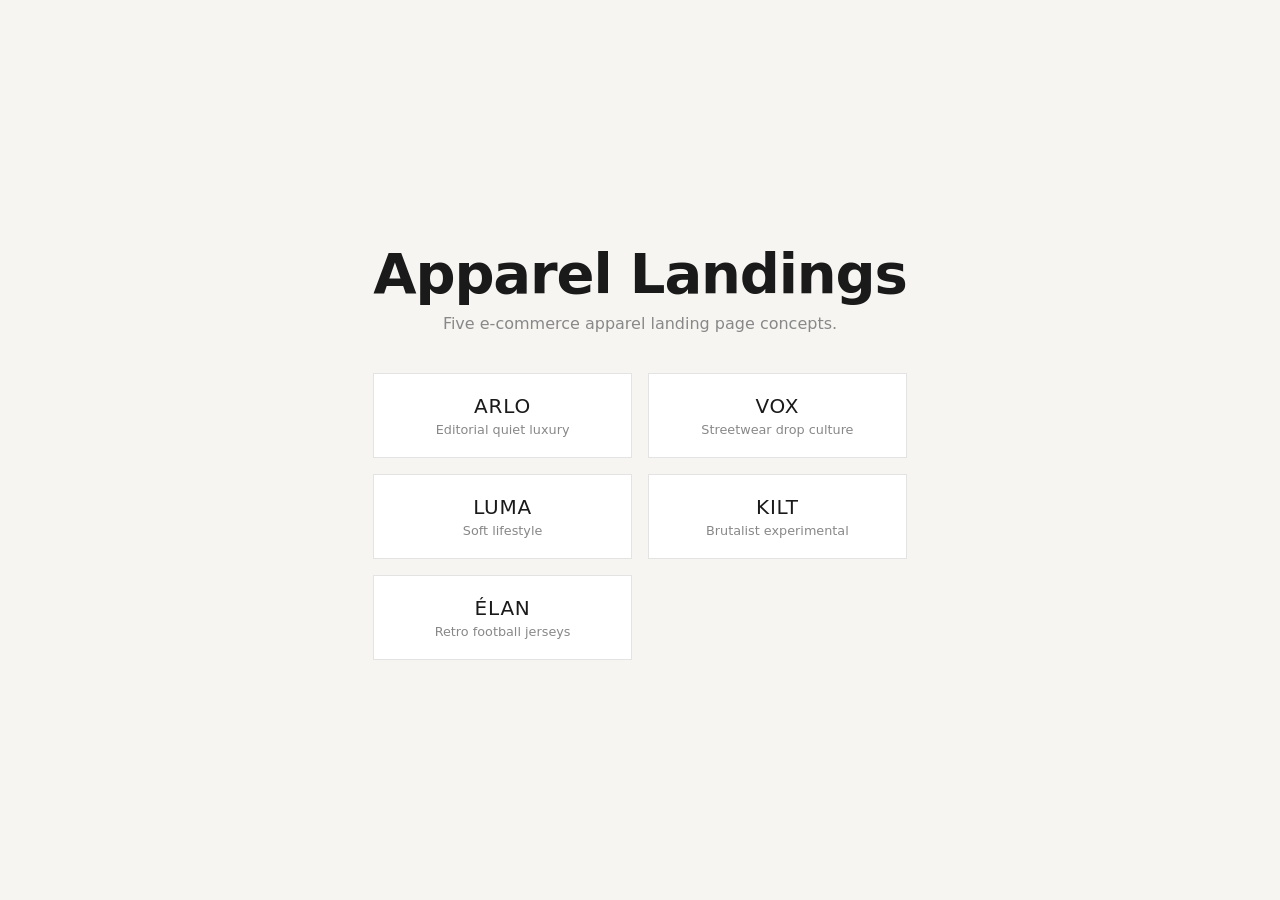
<file: index.html>
<!DOCTYPE html>
<html lang="en">
<head>
  <meta charset="UTF-8">
  <meta name="viewport" content="width=device-width, initial-scale=1.0">
  <title>Apparel Landings — 5 E-commerce Concepts</title>
  <style>
    :root { --bg: #F7F5F2; --text: #1A1A1A; --muted: #888; }
    * { box-sizing: border-box; }
    body {
      margin: 0; min-height: 100vh; display: grid; place-items: center;
      font-family: system-ui, -apple-system, sans-serif; background: var(--bg); color: var(--text);
      padding: 2rem;
    }
    main { max-width: 720px; text-align: center; }
    h1 { font-size: clamp(2rem, 6vw, 3.5rem); margin: 0 0 0.5rem; letter-spacing: -0.02em; }
    p { color: var(--muted); margin: 0 0 2.5rem; }
    .grid { display: grid; gap: 1rem; }
    a {
      display: block; padding: 1.25rem 1.5rem; border: 1px solid rgba(26,26,26,0.12);
      text-decoration: none; color: inherit; background: #fff;
      transition: transform 0.2s ease, box-shadow 0.2s ease;
    }
    a:hover { transform: translateY(-2px); box-shadow: 0 4px 20px rgba(0,0,0,0.06); }
    .brand { font-size: 1.25rem; font-weight: 500; letter-spacing: 0.04em; }
    .desc { font-size: 0.8rem; color: var(--muted); margin-top: 0.25rem; }
    @media (min-width: 640px) { .grid { grid-template-columns: repeat(2, 1fr); } }
  </style>
</head>
<body>
  <main>
    <h1>Apparel Landings</h1>
    <p>Five e-commerce apparel landing page concepts.</p>
    <nav class="grid" aria-label="Landing pages">
      <a href="/01-arlo-editorial/index.html">
        <div class="brand">ARLO</div>
        <div class="desc">Editorial quiet luxury</div>
      </a>
      <a href="/02-vox-streetwear/index.html">
        <div class="brand">VOX</div>
        <div class="desc">Streetwear drop culture</div>
      </a>
      <a href="/03-luma-lifestyle/index.html">
        <div class="brand">LUMA</div>
        <div class="desc">Soft lifestyle</div>
      </a>
      <a href="/04-kilt-brutalist/index.html">
        <div class="brand">KILT</div>
        <div class="desc">Brutalist experimental</div>
      </a>
      <a href="/05-elan-moody/index.html">
        <div class="brand">ÉLAN</div>
        <div class="desc">Retro football jerseys</div>
      </a>
    </nav>
  </main>
</body>
</html>
</file>
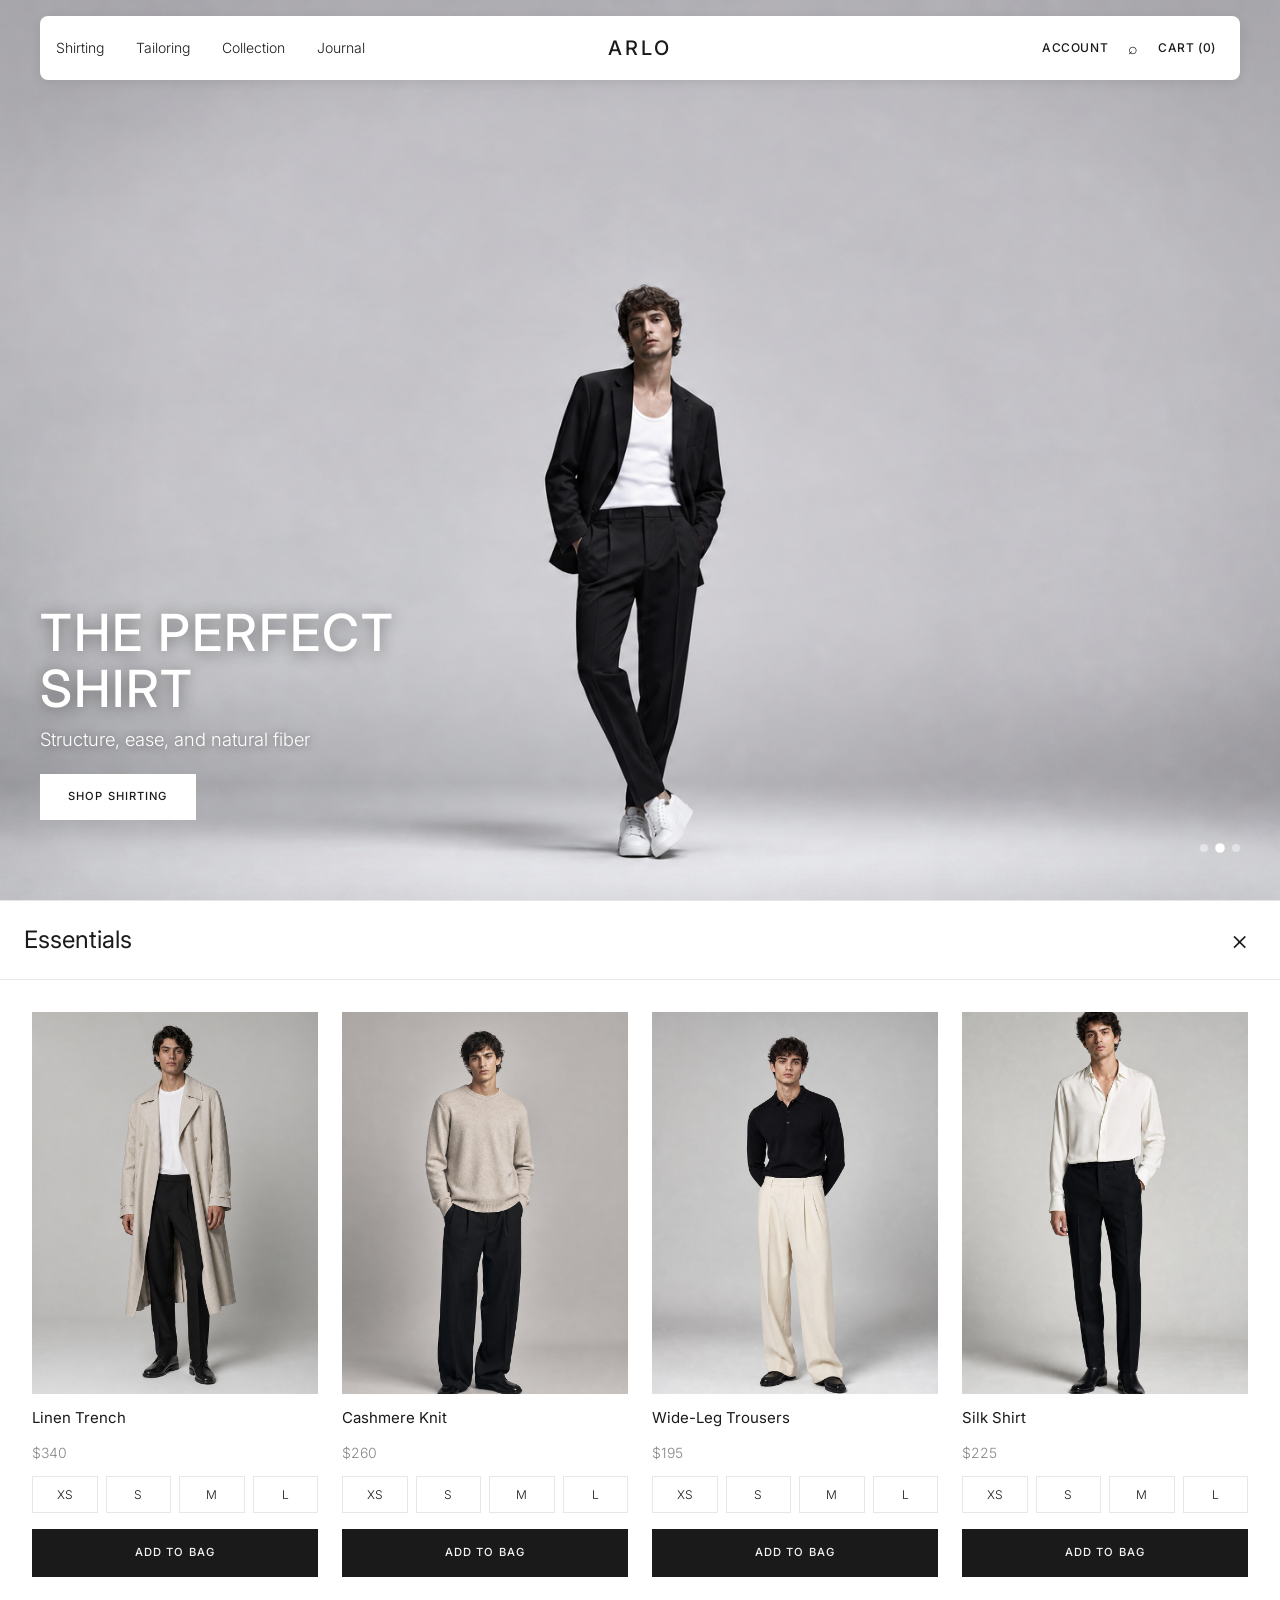
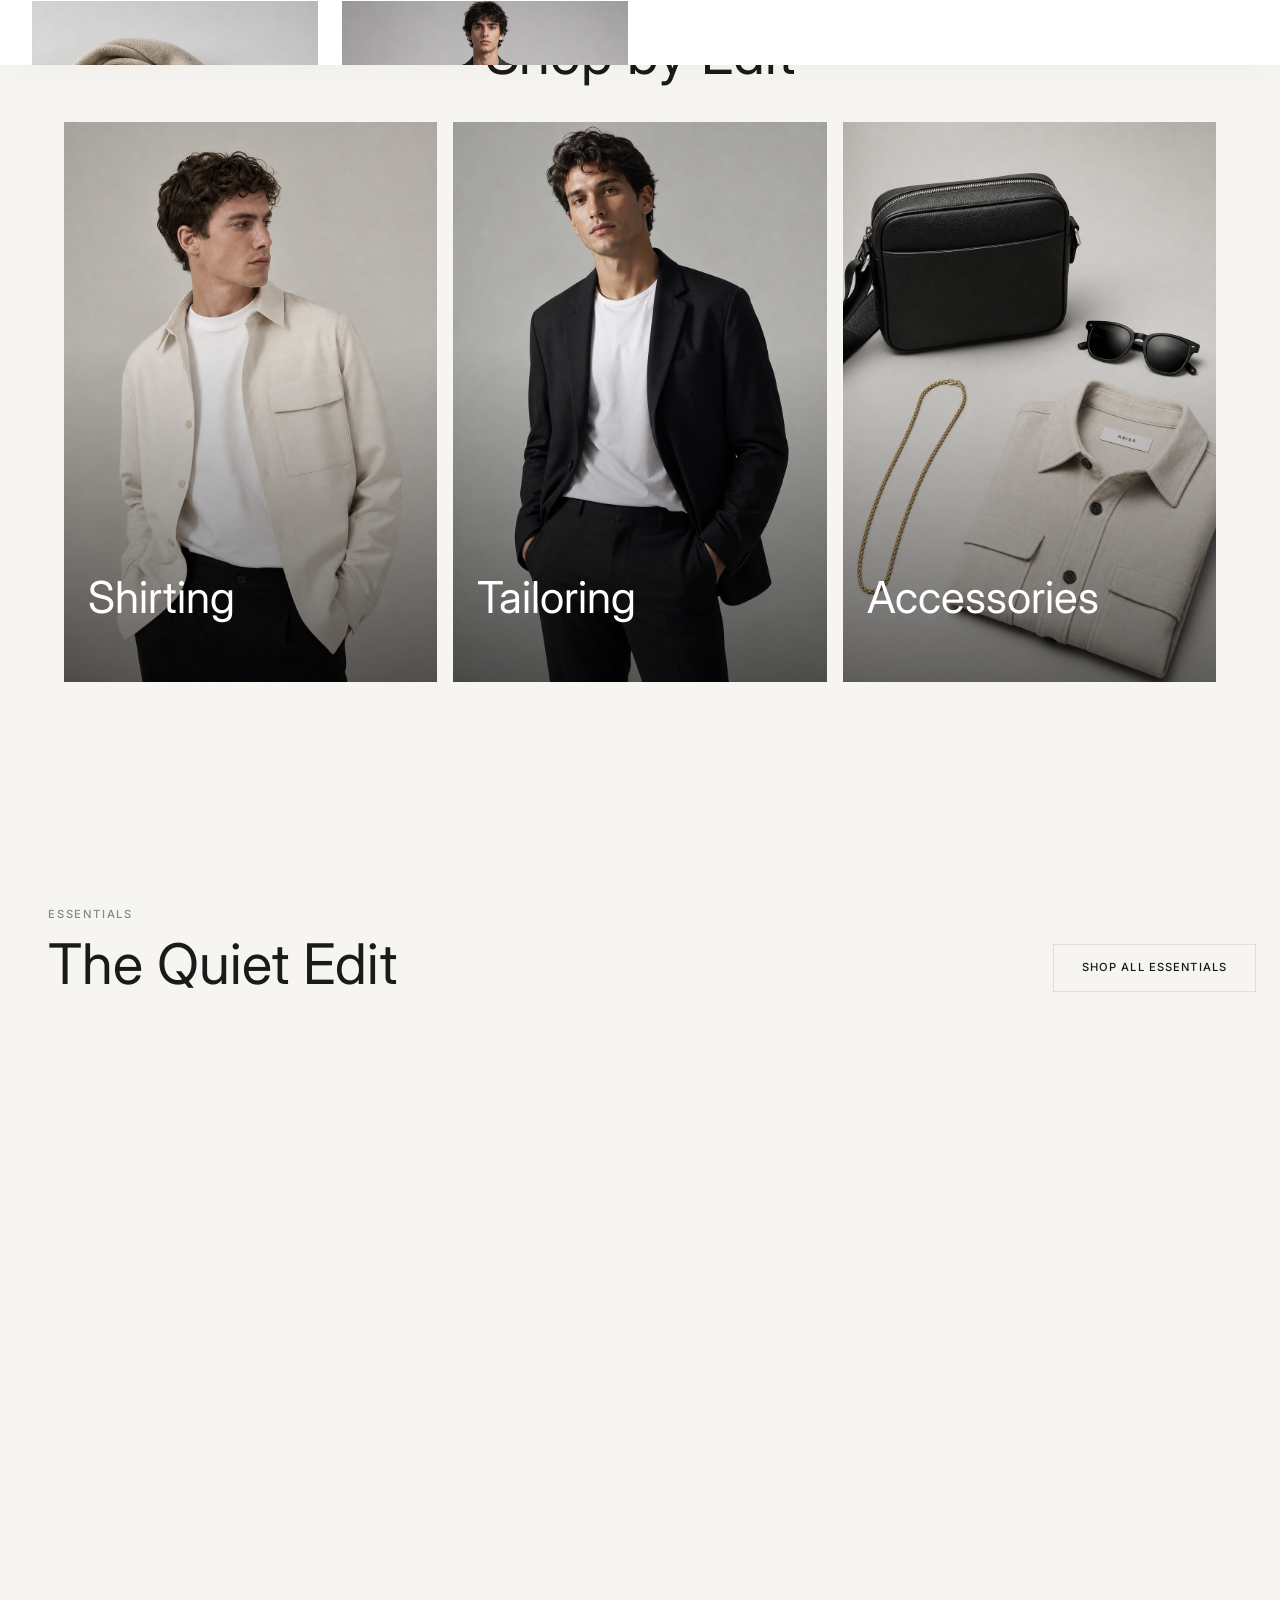
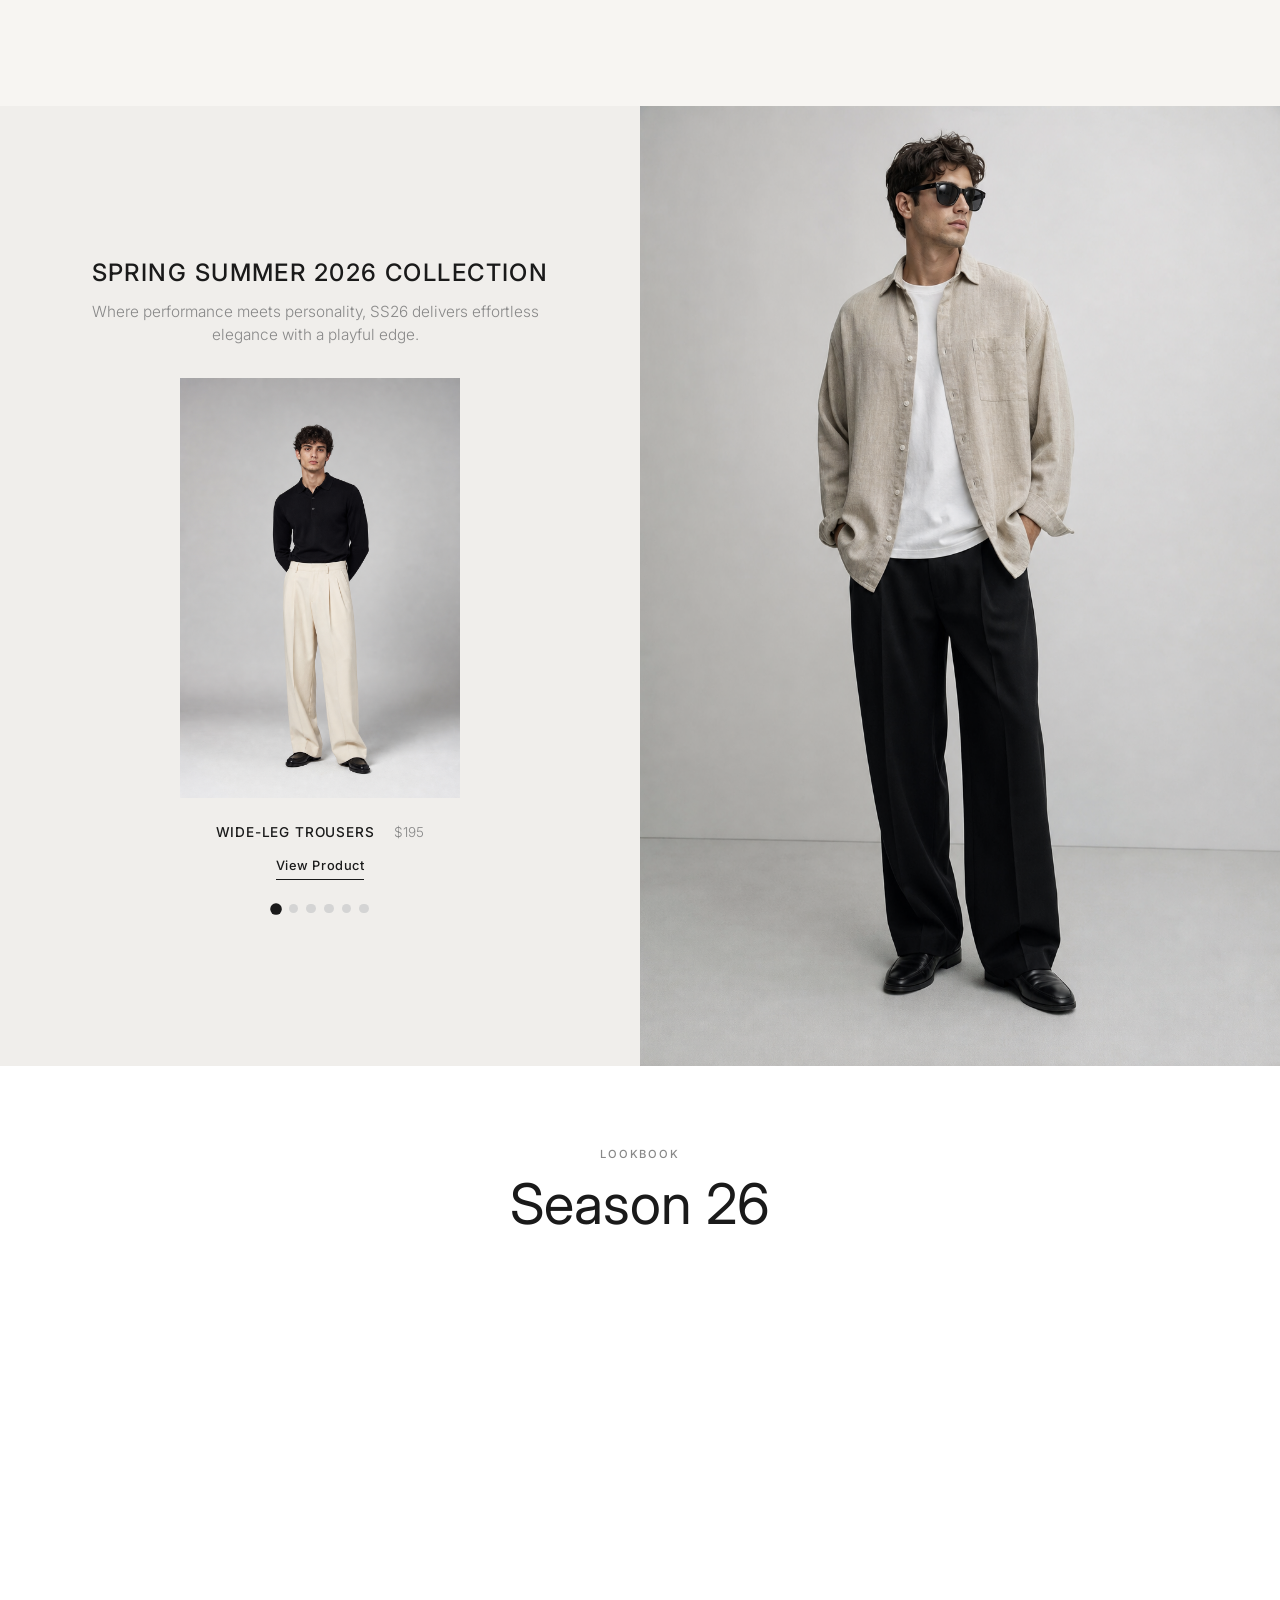
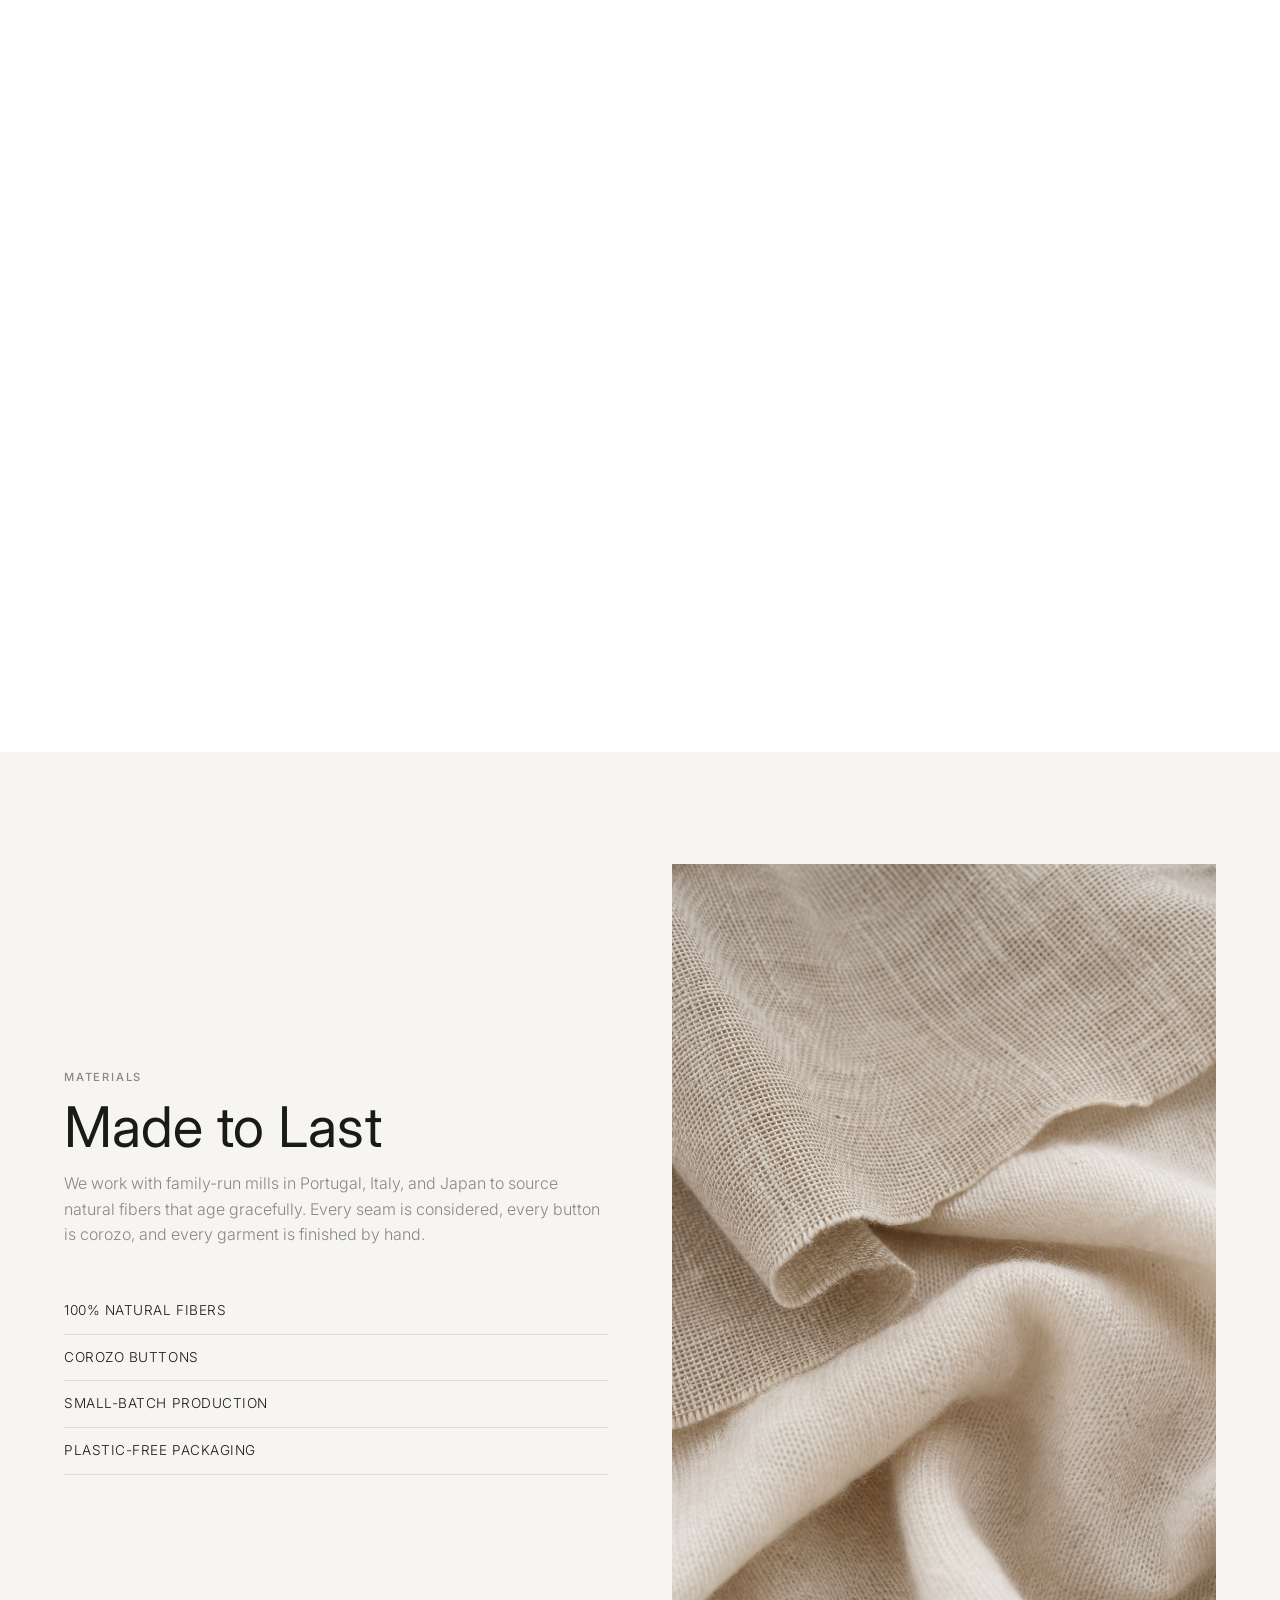
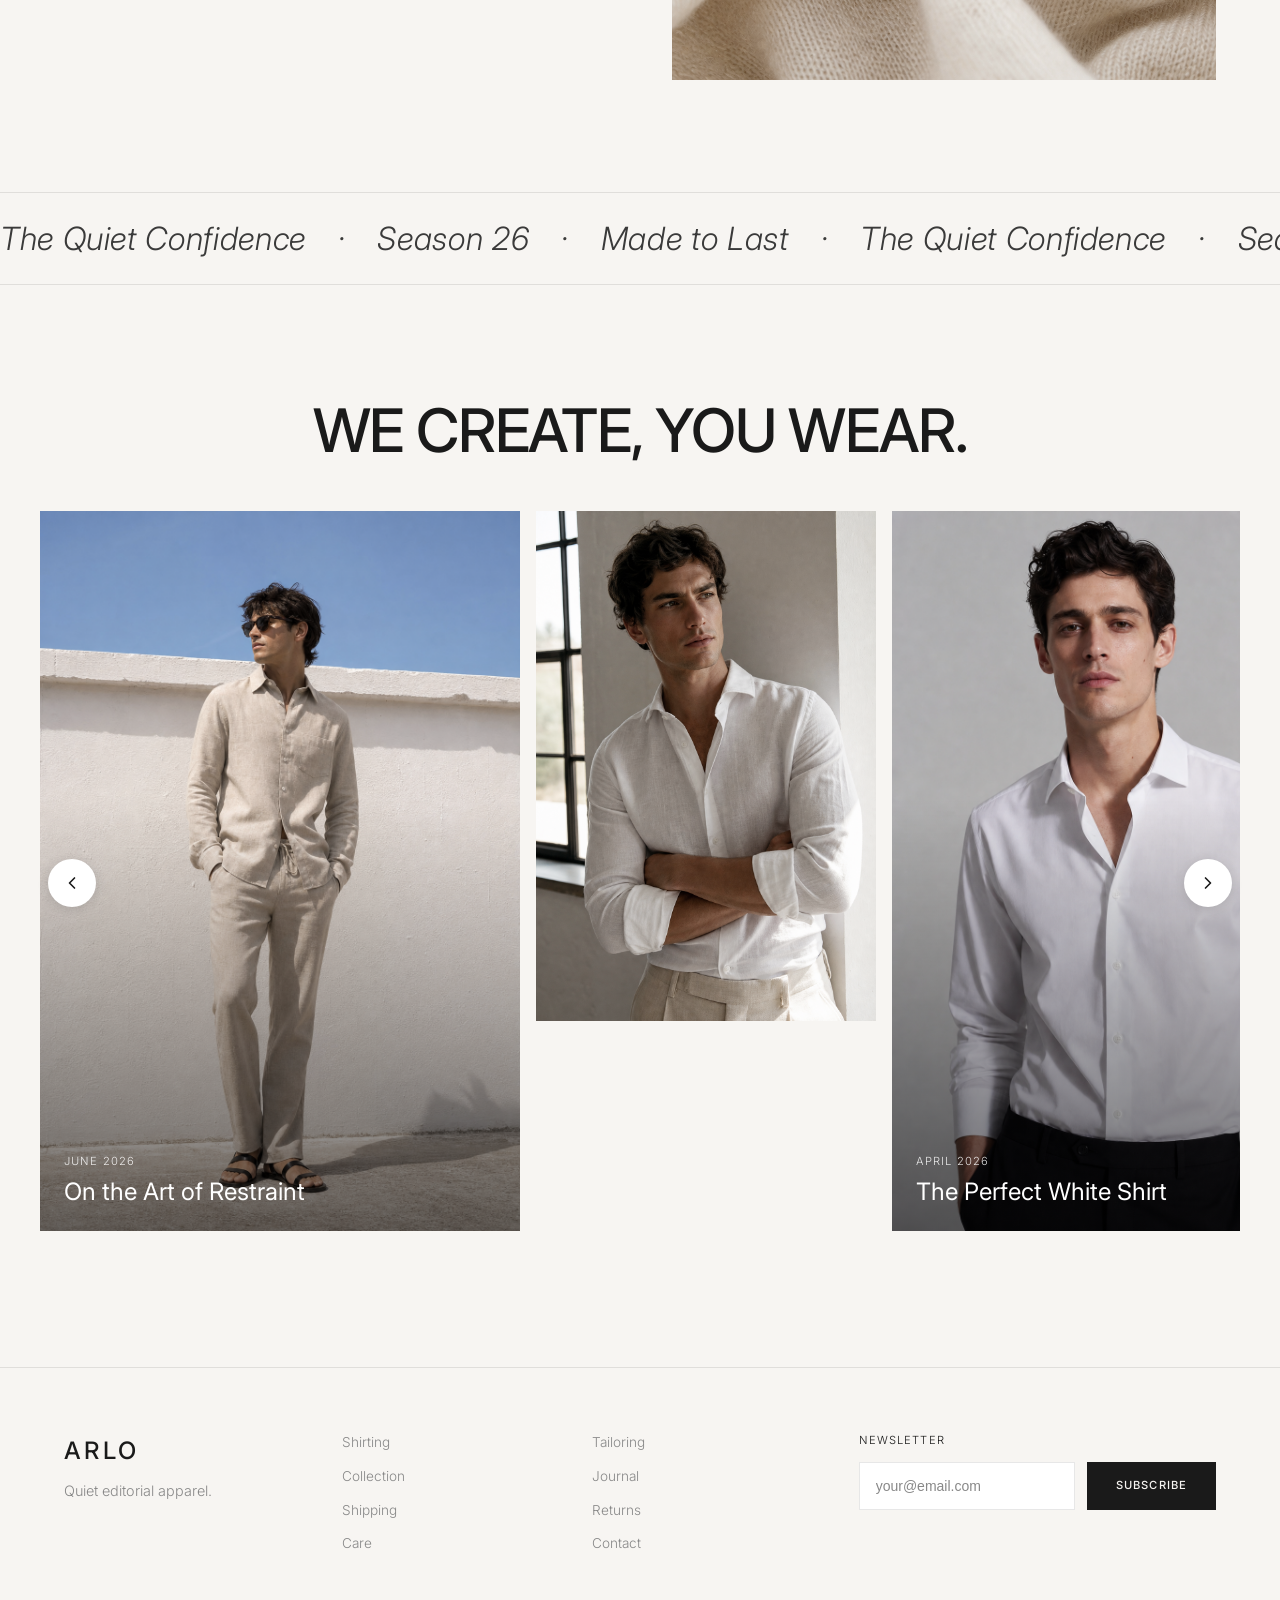
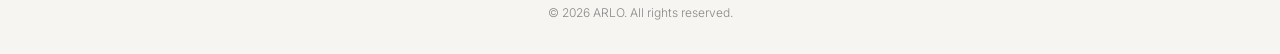
<file: 01-arlo-editorial/index.html>
<!DOCTYPE html>
<html lang="en">
<head>
  <meta charset="UTF-8" />
  <meta name="viewport" content="width=device-width, initial-scale=1.0" />
  <title>ARLO — Quiet Editorial Apparel</title>
  <meta name="description" content="ARLO — quiet, monochrome editorial apparel built to last." />
  <link rel="preconnect" href="https://fonts.googleapis.com" />
  <link rel="preconnect" href="https://fonts.gstatic.com" crossorigin />
  <link href="https://fonts.googleapis.com/css2?family=Inter:wght@300;400;500&family=Playfair+Display:ital,wght@0,400;0,500;0,600;1,400;1,500&display=swap" rel="stylesheet" />
  <link rel="stylesheet" href="styles.css" />
</head>
<body>
  <header class="site-header" role="banner">
    <nav class="main-nav" aria-label="Primary">
      <a href="#shirting">Shirting</a>
      <a href="#tailoring">Tailoring</a>
      <a href="#collection">Collection</a>
      <a href="#journal">Journal</a>
    </nav>
    <a href="#" class="logo" aria-label="ARLO home">ARLO</a>
    <div class="header-actions">
      <button class="text-btn" aria-label="Account">ACCOUNT</button>
      <button class="icon-btn" aria-label="Search">⌕</button>
      <button class="text-btn" id="bag-btn" aria-label="Shopping bag">CART (<span id="bag-count">0</span>)</button>
    </div>
  </header>

  <main id="main-content">
    <section class="hero-carousel" aria-label="Hero" aria-roledescription="carousel" aria-live="polite">
      <div class="hero-carousel__track">
        <div class="hero-slide is-active">
          <img class="hero-slide__media" src="/generated-assets/arlo/hero-new-1.png" alt="Shop Collection" />
          <div class="hero-slide__content">
            <h2 class="hero-slide__title">The Season Ahead</h2>
            <p class="hero-slide__subtitle">Quiet essentials built to last</p>
            <a href="#collection" class="hero-slide__cta">Shop All</a>
          </div>
        </div>
        <div class="hero-slide">
          <img class="hero-slide__media" src="/generated-assets/arlo/hero-new-2.png" alt="Shop Shirting" />
          <div class="hero-slide__content">
            <h2 class="hero-slide__title">The Perfect Shirt</h2>
            <p class="hero-slide__subtitle">Structure, ease, and natural fiber</p>
            <a href="#shirting" class="hero-slide__cta">Shop Shirting</a>
          </div>
        </div>
        <div class="hero-slide">
          <img class="hero-slide__media" src="/generated-assets/arlo/hero-new-3.png" alt="Shop Tailoring" />
          <div class="hero-slide__content">
            <h2 class="hero-slide__title">Modern Tailoring</h2>
            <p class="hero-slide__subtitle">Limited run, made to measure</p>
            <a href="#tailoring" class="hero-slide__cta">Shop Tailoring</a>
          </div>
        </div>
      </div>
      <div class="hero-dots" role="tablist" aria-label="Slide navigation">
        <button class="hero-dot is-active" aria-label="Go to slide 1" aria-selected="true" role="tab"></button>
        <button class="hero-dot" aria-label="Go to slide 2" aria-selected="false" role="tab"></button>
        <button class="hero-dot" aria-label="Go to slide 3" aria-selected="false" role="tab"></button>
      </div>
    </section>

    <section class="manifesto" aria-labelledby="manifesto-heading">
      <div class="manifesto__inner">
        <p class="manifesto__label">Our point of view</p>
        <h2 id="manifesto-heading" class="manifesto__quote">"We believe the best clothes are the ones you reach for without thinking. The ones that improve with wear, and never need to announce themselves."</h2>
        <p class="manifesto__sig">— The ARLO Atelier</p>
      </div>
    </section>

    <section class="categories" id="collection" aria-labelledby="categories-heading">
      <div class="section-header">
        <p class="eyebrow">The Collection</p>
        <h2 id="categories-heading" class="section-title">Shop by Edit</h2>
      </div>
      <div class="categories__grid">
        <a href="#shirting" class="category-card" id="shirting">
          <img src="/generated-assets/arlo/arlo-cat-shirting.png" alt="Male model in cream overshirt" />
          <div class="category-card__overlay">
            <span class="category-card__title">Shirting</span>
            <span class="category-card__cta">Explore →</span>
          </div>
        </a>
        <a href="#tailoring" class="category-card" id="tailoring">
          <img src="/generated-assets/arlo/arlo-cat-tailoring.png" alt="Male model in black blazer" />
          <div class="category-card__overlay">
            <span class="category-card__title">Tailoring</span>
            <span class="category-card__cta">Explore →</span>
          </div>
        </a>
        <a href="#" class="category-card">
          <img src="/generated-assets/arlo/arlo-cat-accessories.png" alt="Minimalist accessories still life" />
          <div class="category-card__overlay">
            <span class="category-card__title">Accessories</span>
            <span class="category-card__cta">Explore →</span>
          </div>
        </a>
      </div>
    </section>

    <section class="feature-products" aria-labelledby="feature-products-heading">
      <div class="feature-products__header">
        <div>
          <p class="eyebrow">Essentials</p>
          <h2 id="feature-products-heading" class="section-title">The Quiet Edit</h2>
        </div>
        <button class="btn btn--ghost" id="open-drawer">Shop All Essentials</button>
      </div>
      <div class="feature-products__scroll" id="feature-scroll">
        <article class="feature-product">
          <div class="feature-product__media">
            <img src="/generated-assets/arlo/arlo-product-1.png" alt="Linen trench coat" />
          </div>
          <h3>Linen Trench</h3>
          <p class="feature-product__price">$340</p>
        </article>
        <article class="feature-product">
          <div class="feature-product__media">
            <img src="/generated-assets/arlo/arlo-product-2.png" alt="Cashmere knit" />
          </div>
          <h3>Cashmere Knit</h3>
          <p class="feature-product__price">$260</p>
        </article>
        <article class="feature-product">
          <div class="feature-product__media">
            <img src="/generated-assets/arlo/arlo-product-3.png" alt="Wide-leg trousers" />
          </div>
          <h3>Wide-Leg Trousers</h3>
          <p class="feature-product__price">$195</p>
        </article>
        <article class="feature-product">
          <div class="feature-product__media">
            <img src="/generated-assets/arlo/arlo-product-4.png" alt="Silk shirt" />
          </div>
          <h3>Silk Shirt</h3>
          <p class="feature-product__price">$225</p>
        </article>
        <article class="feature-product">
          <div class="feature-product__media">
            <img src="/generated-assets/arlo/arlo-product-5.png" alt="Merino scarf" />
          </div>
          <h3>Merino Scarf</h3>
          <p class="feature-product__price">$95</p>
        </article>
        <article class="feature-product">
          <div class="feature-product__media">
            <img src="/generated-assets/arlo/arlo-product-6.png" alt="Tailored blazer" />
          </div>
          <h3>Tailored Blazer</h3>
          <p class="feature-product__price">$420</p>
        </article>
      </div>
    </section>

    <section class="collection-showcase" aria-labelledby="collection-showcase-heading">
      <div class="collection-showcase__product">
        <div class="collection-showcase__text">
          <h2 id="collection-showcase-heading" class="collection-showcase__title">Spring Summer 2026 Collection</h2>
          <p class="collection-showcase__desc">Where performance meets personality, SS26 delivers effortless elegance with a playful edge.</p>
        </div>
        <div class="collection-showcase__stage">
          <img id="showcase-img" src="/generated-assets/arlo/arlo-product-3.png" alt="Wide-leg trousers" />
        </div>
        <div class="collection-showcase__meta">
          <span class="collection-showcase__name">Wide-Leg Trousers</span>
          <span class="collection-showcase__price">$195</span>
        </div>
        <a href="#" class="collection-showcase__link">View Product</a>
        <div class="collection-showcase__dots" role="tablist" aria-label="Product carousel">
          <button class="showcase-dot is-active" aria-label="Product 1" aria-selected="true" role="tab" data-index="0"></button>
          <button class="showcase-dot" aria-label="Product 2" aria-selected="false" role="tab" data-index="1"></button>
          <button class="showcase-dot" aria-label="Product 3" aria-selected="false" role="tab" data-index="2"></button>
          <button class="showcase-dot" aria-label="Product 4" aria-selected="false" role="tab" data-index="3"></button>
          <button class="showcase-dot" aria-label="Product 5" aria-selected="false" role="tab" data-index="4"></button>
          <button class="showcase-dot" aria-label="Product 6" aria-selected="false" role="tab" data-index="5"></button>
        </div>
      </div>
      <div class="collection-showcase__model">
        <img src="/generated-assets/arlo/arlo-hero.png" alt="Model wearing ARLO SS26 collection" />
      </div>
    </section>

    <section class="lookbook" aria-labelledby="lookbook-heading">
      <div class="lookbook__header">
        <p class="eyebrow">Lookbook</p>
        <h2 id="lookbook-heading" class="section-title">Season 26</h2>
      </div>
      <div class="lookbook__grid">
        <figure class="lookbook__item">
          <img src="/generated-assets/arlo/arlo-look-1.png" alt="Look 1" />
          <figcaption>Look 01</figcaption>
        </figure>
        <figure class="lookbook__item">
          <img src="/generated-assets/arlo/arlo-look-2.png" alt="Look 2" />
          <figcaption>Look 02</figcaption>
        </figure>
        <figure class="lookbook__item">
          <img src="/generated-assets/arlo/arlo-look-3.png" alt="Look 3" />
          <figcaption>Look 03</figcaption>
        </figure>
        <figure class="lookbook__item">
          <img src="/generated-assets/arlo/arlo-look-4.png" alt="Look 4" />
          <figcaption>Look 04</figcaption>
        </figure>
        <figure class="lookbook__item">
          <img src="/generated-assets/arlo/arlo-look-5.png" alt="Look 5" />
          <figcaption>Look 05</figcaption>
        </figure>
        <figure class="lookbook__item">
          <img src="/generated-assets/arlo/arlo-look-6.png" alt="Look 6" />
          <figcaption>Look 06</figcaption>
        </figure>
      </div>
    </section>

    <section class="craft" aria-labelledby="craft-heading">
      <div class="craft__inner">
        <div class="craft__text">
          <p class="eyebrow">Materials</p>
          <h2 id="craft-heading" class="section-title">Made to Last</h2>
          <p>We work with family-run mills in Portugal, Italy, and Japan to source natural fibers that age gracefully. Every seam is considered, every button is corozo, and every garment is finished by hand.</p>
          <ul class="craft__list">
            <li>100% natural fibers</li>
            <li>Corozo buttons</li>
            <li>Small-batch production</li>
            <li>Plastic-free packaging</li>
          </ul>
        </div>
        <div class="craft__media">
          <img src="/generated-assets/arlo/arlo-craft.png" alt="Natural fabric texture detail" />
        </div>
      </div>
    </section>

    <section class="marquee" aria-label="Scrolling tagline">
      <div class="marquee-track">
        <span>The Quiet Confidence</span>
        <span>·</span>
        <span>Season 26</span>
        <span>·</span>
        <span>Made to Last</span>
        <span>·</span>
        <span>The Quiet Confidence</span>
        <span>·</span>
        <span>Season 26</span>
        <span>·</span>
        <span>Made to Last</span>
        <span>·</span>
      </div>
    </section>

    <section class="journal" id="journal" aria-labelledby="journal-heading">
      <h2 id="journal-heading" class="journal__heading">We create, you wear.</h2>
      <div class="journal__slider">
        <button class="journal__arrow journal__arrow--left" aria-label="Previous journal entries">
          <svg width="20" height="20" viewBox="0 0 24 24" fill="none" stroke="currentColor" stroke-width="2" stroke-linecap="round" stroke-linejoin="round" aria-hidden="true"><polyline points="15 18 9 12 15 6"></polyline></svg>
        </button>
        <div class="journal__scroll" tabindex="0" role="list" aria-label="Journal entries">
          <article class="journal-card journal-card--wide" role="listitem">
            <img src="/generated-assets/arlo/arlo-journal-1.png" alt="On the Art of Restraint" />
            <div class="journal-card__overlay">
              <p class="journal-card__date">June 2026</p>
              <h3>On the Art of Restraint</h3>
            </div>
          </article>
          <article class="journal-card journal-card--narrow" role="listitem">
            <img src="/generated-assets/arlo/arlo-journal-2.png" alt="A Guide to Linen" />
          </article>
          <article class="journal-card journal-card--wide" role="listitem">
            <img src="/generated-assets/arlo/arlo-journal-3.png" alt="The Perfect White Shirt" />
            <div class="journal-card__overlay">
              <p class="journal-card__date">April 2026</p>
              <h3>The Perfect White Shirt</h3>
            </div>
          </article>
          <article class="journal-card journal-card--narrow" role="listitem">
            <img src="/generated-assets/arlo/arlo-look-1.png" alt="Look 01" />
          </article>
          <article class="journal-card journal-card--wide" role="listitem">
            <img src="/generated-assets/arlo/arlo-look-2.png" alt="Look 02" />
            <div class="journal-card__overlay">
              <p class="journal-card__date">Season 26</p>
              <h3>Quiet Confidence</h3>
            </div>
          </article>
          <article class="journal-card journal-card--narrow" role="listitem">
            <img src="/generated-assets/arlo/arlo-look-3.png" alt="Look 03" />
          </article>
        </div>
        <button class="journal__arrow journal__arrow--right" aria-label="Next journal entries">
          <svg width="20" height="20" viewBox="0 0 24 24" fill="none" stroke="currentColor" stroke-width="2" stroke-linecap="round" stroke-linejoin="round" aria-hidden="true"><polyline points="9 18 15 12 9 6"></polyline></svg>
        </button>
      </div>
    </section>
  </main>

  <footer class="site-footer" role="contentinfo">
    <div class="site-footer__grid">
      <div>
        <p class="footer-logo">ARLO</p>
        <p class="footer-tagline">Quiet editorial apparel.</p>
      </div>
      <nav class="footer-links" aria-label="Footer">
        <a href="#shirting">Shirting</a>
        <a href="#tailoring">Tailoring</a>
        <a href="#collection">Collection</a>
        <a href="#journal">Journal</a>
        <a href="#">Shipping</a>
        <a href="#">Returns</a>
        <a href="#">Care</a>
        <a href="#">Contact</a>
      </nav>
      <form class="newsletter" onsubmit="event.preventDefault();">
        <label for="newsletter-email">Newsletter</label>
        <div class="newsletter__row">
          <input id="newsletter-email" type="email" placeholder="your@email.com" autocomplete="email" />
          <button type="submit" class="btn">Subscribe</button>
        </div>
      </form>
    </div>
    <p class="copyright">© 2026 ARLO. All rights reserved.</p>
  </footer>

  <div class="drawer-backdrop" id="drawer-backdrop" aria-hidden="true"></div>
  <aside class="product-drawer" id="product-drawer" role="dialog" aria-modal="true" aria-labelledby="drawer-title" aria-hidden="true">
    <div class="drawer-header">
      <h2 id="drawer-title">Essentials</h2>
      <button class="drawer-close" id="drawer-close" aria-label="Close drawer">×</button>
    </div>
    <div class="drawer-grid" id="drawer-grid">
      <!-- Populated by JS -->
    </div>
  </aside>

  <script src="script.js"></script>
</body>
</html>
</file>
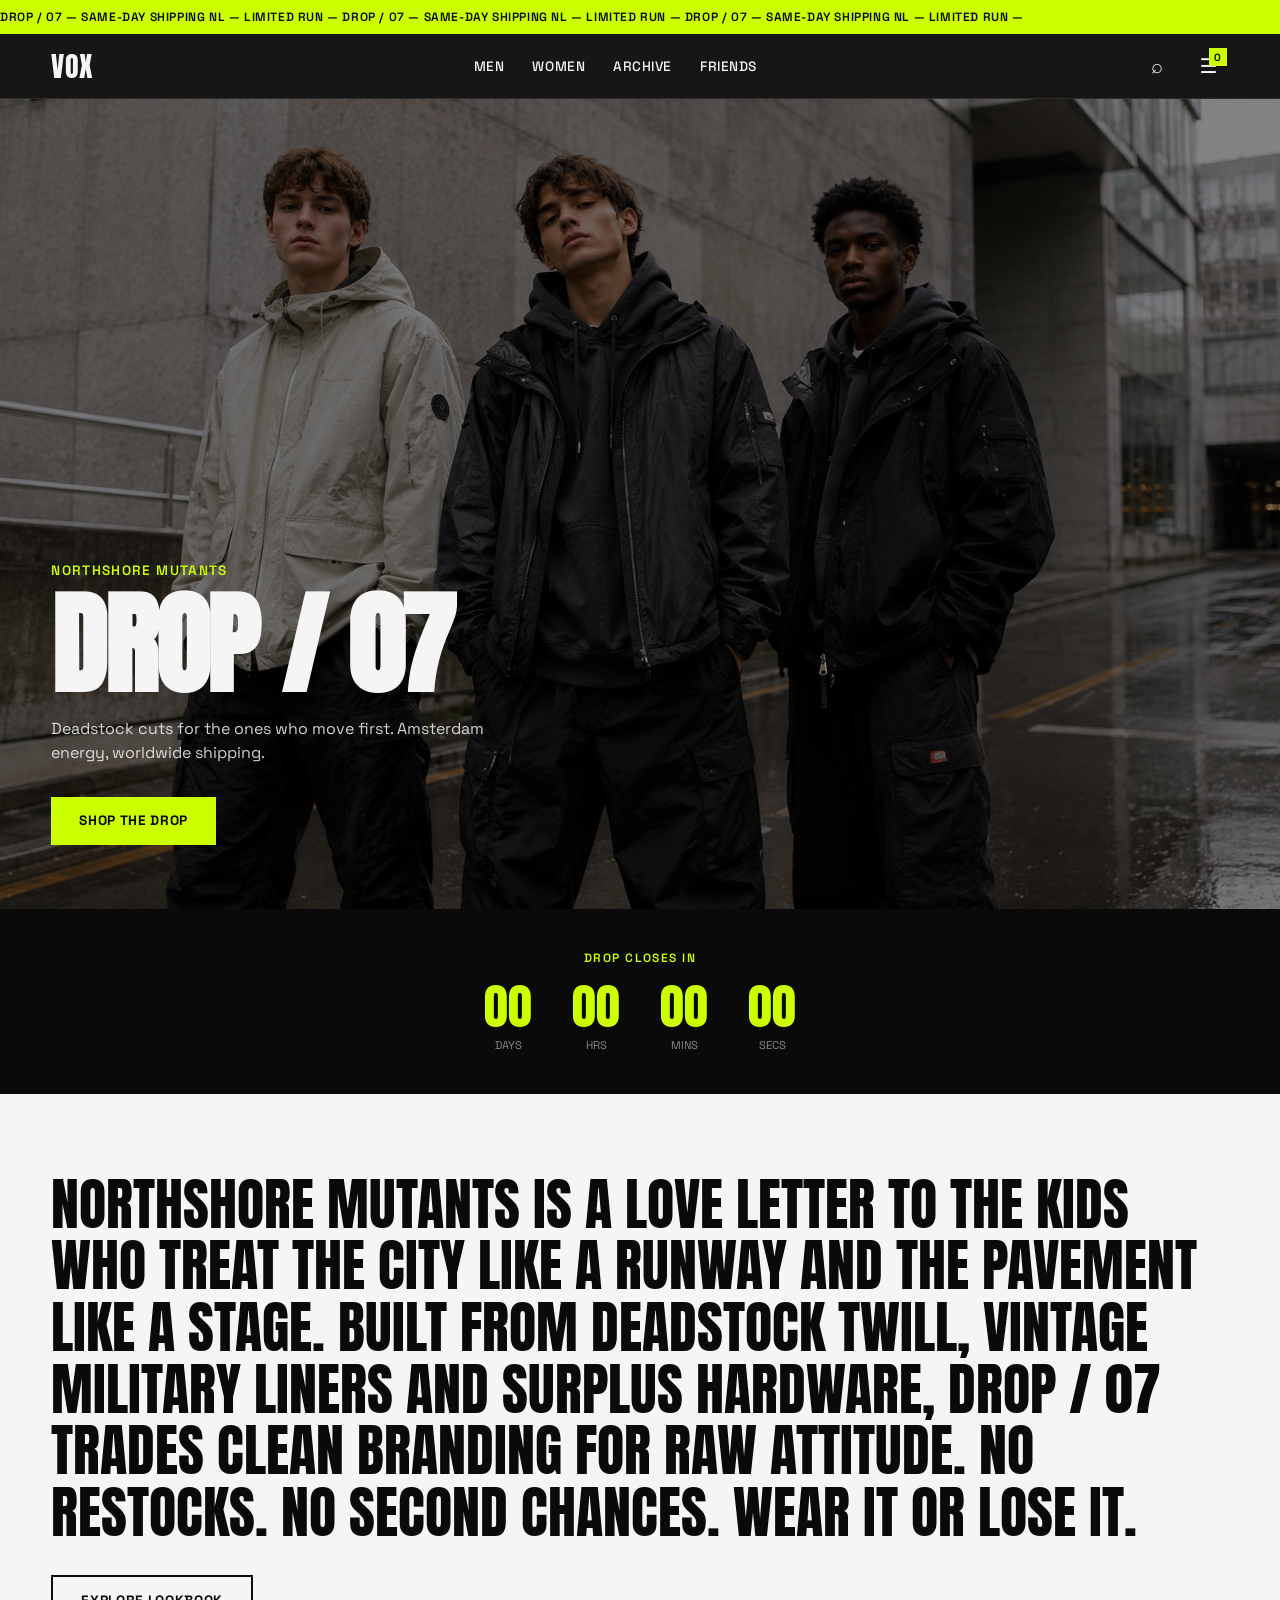
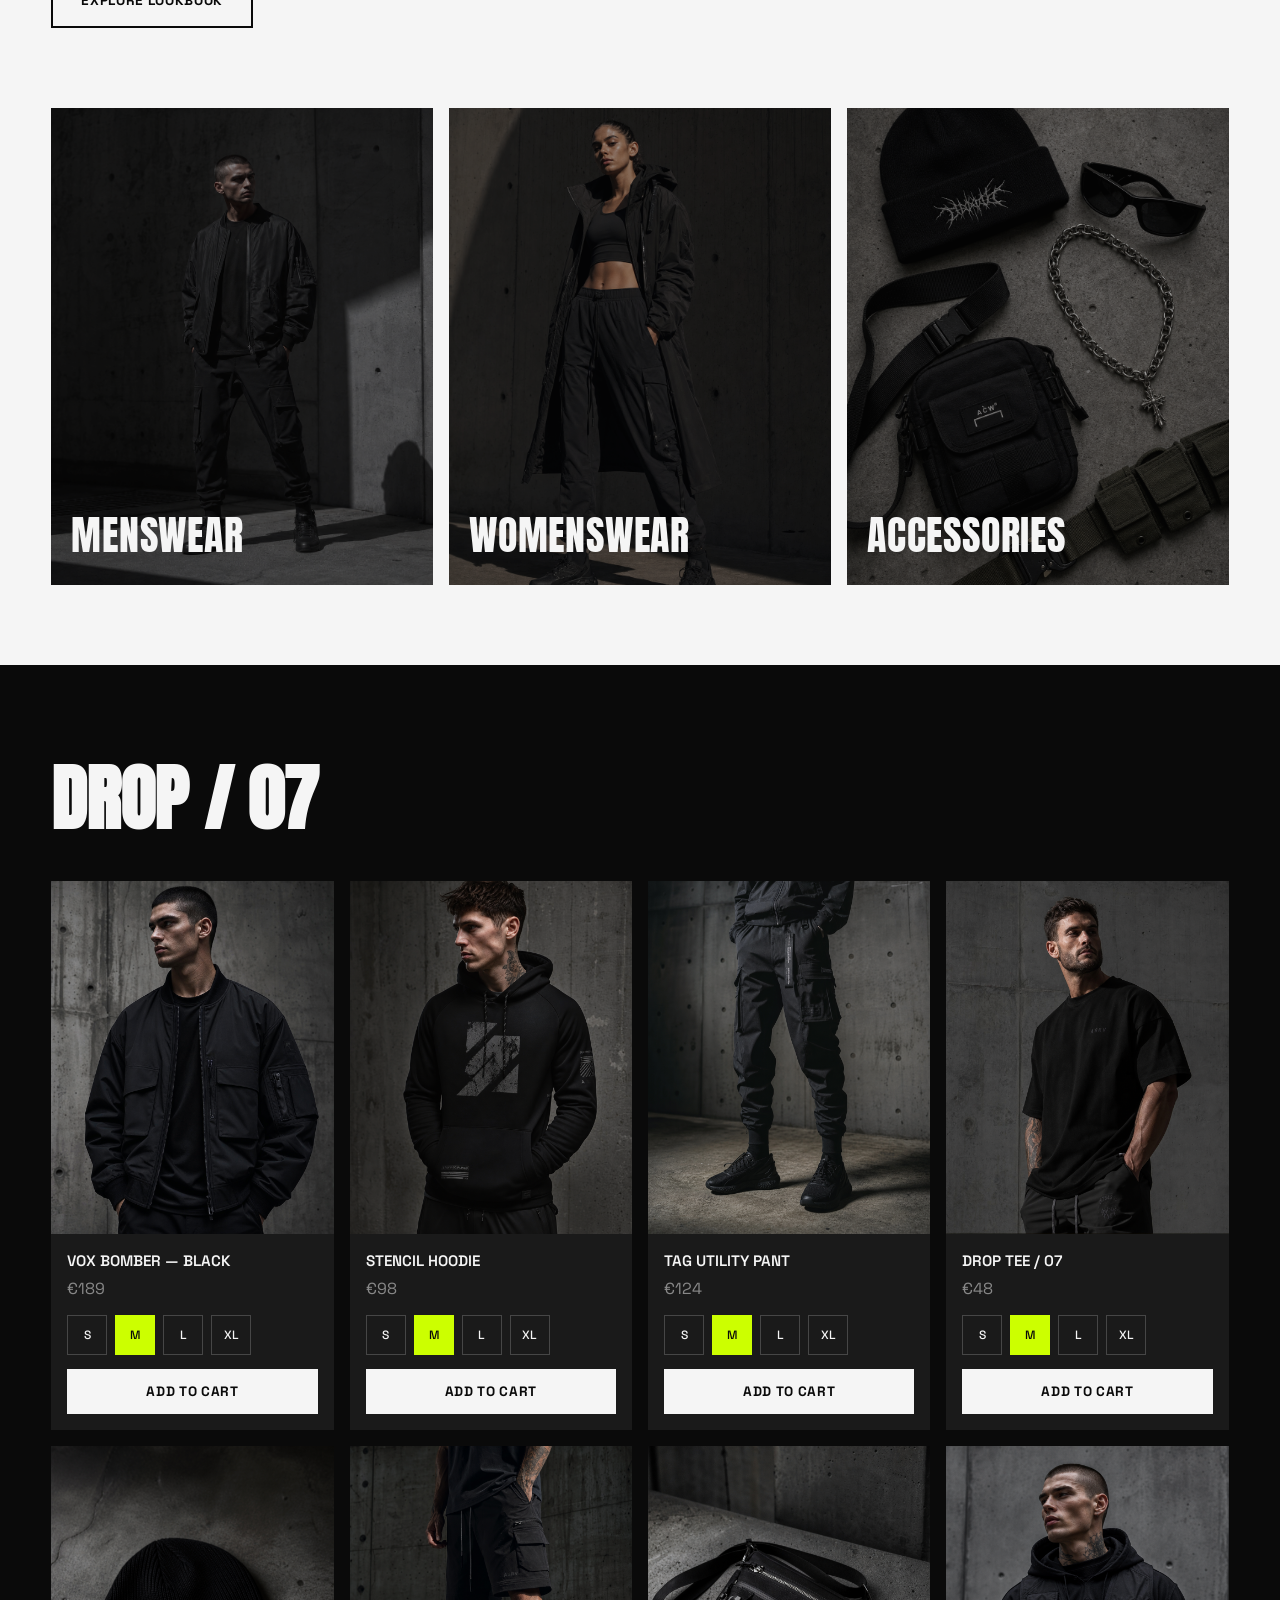
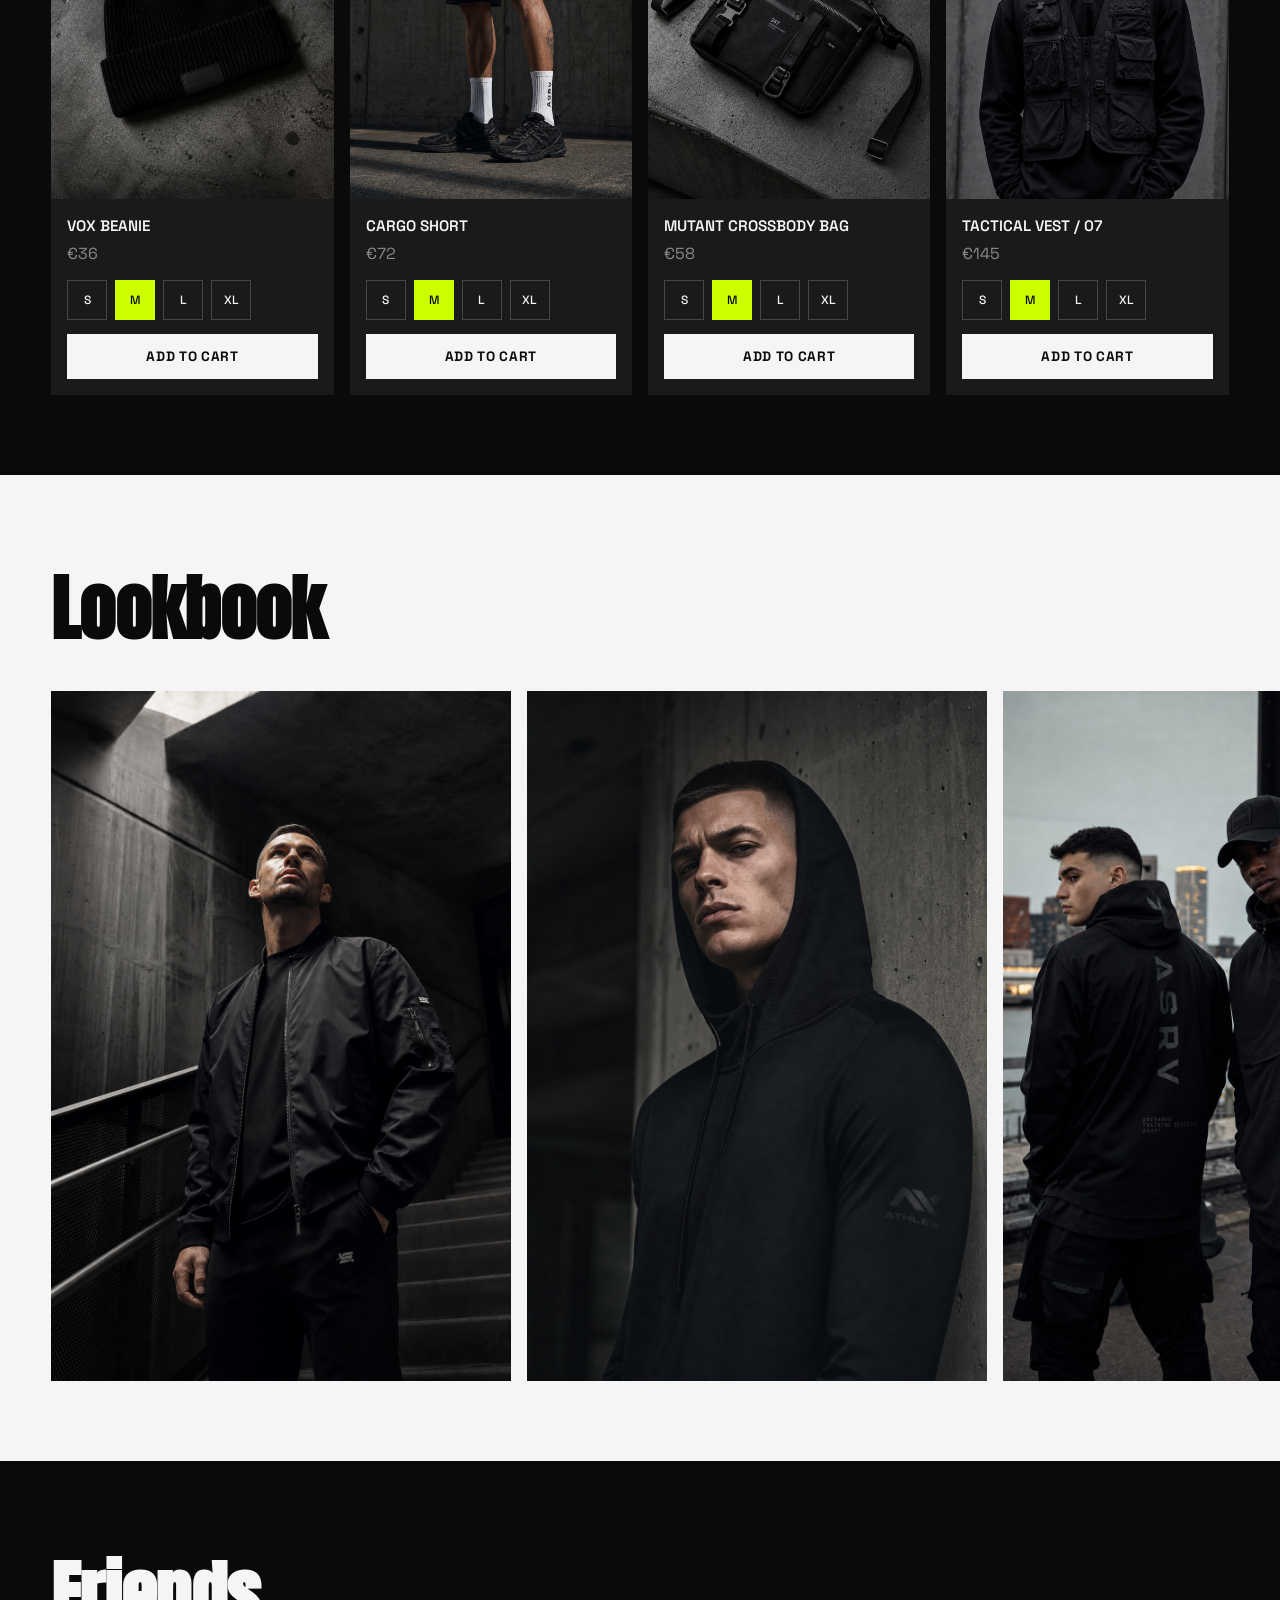
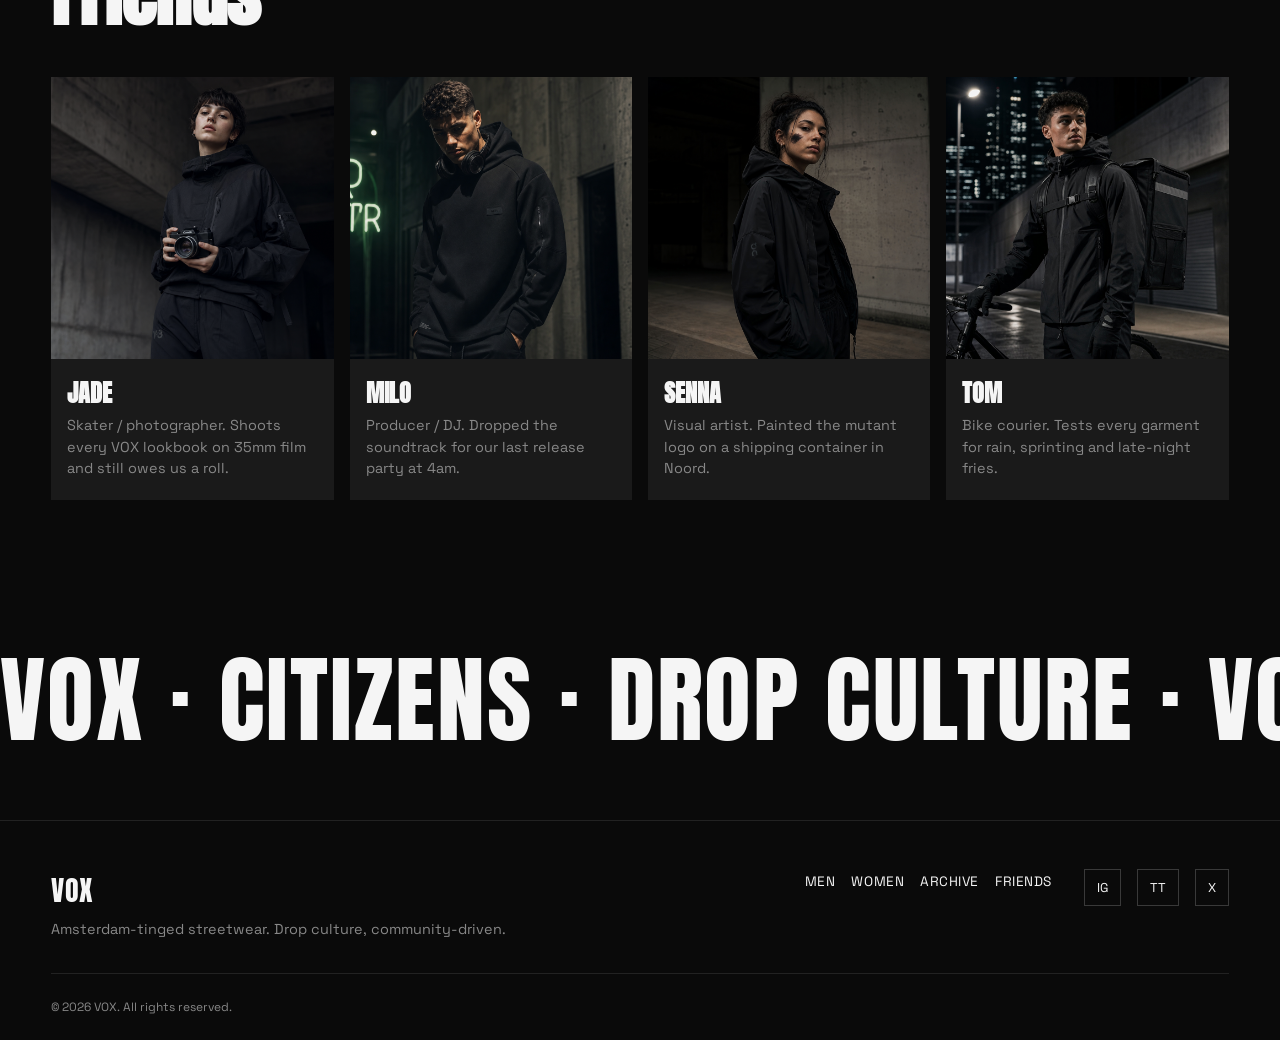
<file: 02-vox-streetwear/index.html>
<!DOCTYPE html>
<html lang="en">
<head>
  <meta charset="UTF-8" />
  <meta name="viewport" content="width=device-width, initial-scale=1.0" />
  <title>VOX — DROP / 07</title>
  <link rel="preconnect" href="https://fonts.googleapis.com" />
  <link rel="preconnect" href="https://fonts.gstatic.com" crossorigin />
  <link href="https://fonts.googleapis.com/css2?family=Anton&family=Space+Grotesk:wght@400;500;600;700&display=swap" rel="stylesheet" />
  <link rel="stylesheet" href="styles.css" />
</head>
<body>
  <a href="#main" class="skip-link">Skip to content</a>

  <div class="ticker" aria-label="Drop ticker">
    <div class="ticker-track">
      <span>DROP / 07 — SAME-DAY SHIPPING NL — LIMITED RUN —&nbsp;</span>
      <span>DROP / 07 — SAME-DAY SHIPPING NL — LIMITED RUN —&nbsp;</span>
      <span>DROP / 07 — SAME-DAY SHIPPING NL — LIMITED RUN —&nbsp;</span>
    </div>
  </div>

  <header class="site-header">
    <nav class="nav container" aria-label="Primary">
      <a href="#" class="wordmark" aria-label="VOX home">VOX</a>
      <ul class="nav-links">
        <li><a href="#products">Men</a></li>
        <li><a href="#products">Women</a></li>
        <li><a href="#archive">Archive</a></li>
        <li><a href="#friends">Friends</a></li>
      </ul>
      <div class="nav-actions">
        <button class="icon-btn" aria-label="Search" type="button">⌕</button>
        <button class="icon-btn cart-toggle" id="cartToggle" aria-label="Open cart" type="button" aria-haspopup="dialog" aria-controls="cartDrawer">
          <span aria-hidden="true">☰</span>
          <span class="cart-badge" id="cartBadge" aria-label="0 items">0</span>
        </button>
      </div>
    </nav>
  </header>

  <main id="main">
    <section class="hero" aria-label="Drop / 07 hero">
      <div class="hero-media">
        <img src="/generated-assets/vox/hero-fox.png" alt="Three young men in streetwear standing on a rainy urban street" />
      </div>
      <div class="hero-content container">
        <p class="hero-kicker">Northshore Mutants</p>
        <h1 class="hero-title">DROP / 07</h1>
        <p class="hero-sub">Deadstock cuts for the ones who move first. Amsterdam energy, worldwide shipping.</p>
        <a href="#products" class="btn btn-primary">Shop the Drop</a>
      </div>
    </section>

    <section class="countdown" aria-label="Drop countdown">
      <div class="container">
        <p class="countdown-label">DROP CLOSES IN</p>
        <div class="countdown-grid" id="countdown">
          <div><span id="days">00</span><small>DAYS</small></div>
          <div><span id="hours">00</span><small>HRS</small></div>
          <div><span id="minutes">00</span><small>MINS</small></div>
          <div><span id="seconds">00</span><small>SECS</small></div>
        </div>
      </div>
    </section>

    <section class="concept" id="concept" aria-label="Drop concept">
      <div class="container">
        <p class="concept-text">Northshore Mutants is a love letter to the kids who treat the city like a runway and the pavement like a stage. Built from deadstock twill, vintage military liners and surplus hardware, DROP / 07 trades clean branding for raw attitude. No restocks. No second chances. Wear it or lose it.</p>
        <a href="#lookbook" class="btn btn-outline">Explore Lookbook</a>
      </div>
    </section>

    <section class="categories" aria-label="Shop categories">
      <div class="container">
        <div class="category-grid">
          <a href="#products" class="category-card" data-cursor="View">
            <img src="/generated-assets/vox/vox-cat-menswear.png" alt="Male model in black athletic bomber jacket" />
            <span class="category-label">Menswear</span>
          </a>
          <a href="#products" class="category-card" data-cursor="View">
            <img src="/generated-assets/vox/vox-cat-womenswear.png" alt="Female model in black oversized parka" />
            <span class="category-label">Womenswear</span>
          </a>
          <a href="#products" class="category-card" data-cursor="View">
            <img src="/generated-assets/vox/vox-cat-accessories.png" alt="Streetwear accessories flat lay" />
            <span class="category-label">Accessories</span>
          </a>
        </div>
      </div>
    </section>

    <section class="products" id="products" aria-label="Featured products">
      <div class="container">
        <h2 class="section-title">DROP / 07</h2>
        <div class="product-grid" id="productGrid"></div>
      </div>
    </section>

    <section class="lookbook" id="lookbook" aria-label="Lookbook">
      <div class="container">
        <h2 class="section-title">Lookbook</h2>
      </div>
      <div class="lookbook-scroll" id="lookbookScroll" data-cursor="View">
        <div class="lookbook-track" id="lookbookTrack">
          <img src="/generated-assets/vox/vox-look-1.png" alt="Editorial shot of a model in an urban stairwell" />
          <img src="/generated-assets/vox/vox-look-2.png" alt="Editorial portrait against a concrete wall" />
          <img src="/generated-assets/vox/vox-look-3.png" alt="Group streetwear editorial on a city bridge" />
          <img src="/generated-assets/vox/vox-look-4.png" alt="Streetwear crew walking a neon-lit street" />
          <img src="/generated-assets/vox/vox-look-5.png" alt="Solo editorial portrait in a concrete corridor" />
          <img src="/generated-assets/vox/vox-look-6.png" alt="Close-up editorial portrait with street lighting" />
        </div>
      </div>
    </section>

    <section class="friends" id="friends" aria-label="Friends of VOX">
      <div class="container">
        <h2 class="section-title">Friends</h2>
        <div class="friends-grid">
          <article class="friend-card">
            <img src="/generated-assets/vox/vox-friend-1.png" alt="Portrait of Jade, skater and photographer" />
            <h3>Jade</h3>
            <p>Skater / photographer. Shoots every VOX lookbook on 35mm film and still owes us a roll.</p>
          </article>
          <article class="friend-card">
            <img src="/generated-assets/vox/vox-friend-2.png" alt="Portrait of Milo, producer and DJ" />
            <h3>Milo</h3>
            <p>Producer / DJ. Dropped the soundtrack for our last release party at 4am.</p>
          </article>
          <article class="friend-card">
            <img src="/generated-assets/vox/vox-friend-3.png" alt="Portrait of Senna, visual artist" />
            <h3>Senna</h3>
            <p>Visual artist. Painted the mutant logo on a shipping container in Noord.</p>
          </article>
          <article class="friend-card">
            <img src="/generated-assets/vox/vox-friend-4.png" alt="Portrait of Tom, bike courier" />
            <h3>Tom</h3>
            <p>Bike courier. Tests every garment for rain, sprinting and late-night fries.</p>
          </article>
        </div>
      </div>
    </section>

    <section class="marquee" aria-label="Brand marquee">
      <div class="marquee-track">
        <span>VOX · CITIZENS · DROP CULTURE ·&nbsp;</span>
        <span>VOX · CITIZENS · DROP CULTURE ·&nbsp;</span>
        <span>VOX · CITIZENS · DROP CULTURE ·&nbsp;</span>
      </div>
    </section>
  </main>

  <footer class="footer">
    <div class="container">
      <div class="footer-grid">
        <div>
          <a href="#" class="wordmark">VOX</a>
          <p class="footer-copy">Amsterdam-tinged streetwear. Drop culture, community-driven.</p>
        </div>
        <nav aria-label="Footer">
          <ul class="footer-links">
            <li><a href="#products">Men</a></li>
            <li><a href="#products">Women</a></li>
            <li><a href="#archive">Archive</a></li>
            <li><a href="#friends">Friends</a></li>
          </ul>
        </nav>
        <div class="socials">
          <a href="#" aria-label="Instagram">IG</a>
          <a href="#" aria-label="TikTok">TT</a>
          <a href="#" aria-label="X">X</a>
        </div>
      </div>
      <p class="copyright">© 2026 VOX. All rights reserved.</p>
    </div>
  </footer>

  <div class="cart-overlay" id="cartOverlay" aria-hidden="true"></div>
  <aside class="cart-drawer" id="cartDrawer" role="dialog" aria-modal="true" aria-label="Shopping cart" aria-hidden="true">
    <div class="cart-header">
      <h2>YOUR CART</h2>
      <button class="icon-btn" id="cartClose" aria-label="Close cart" type="button">×</button>
    </div>
    <div class="cart-body" id="cartBody">
      <p class="cart-empty" id="cartEmpty">Your cart is empty.</p>
      <ul class="cart-list" id="cartList"></ul>
    </div>
    <div class="cart-footer" id="cartFooter">
      <div class="cart-total">
        <span>SUBTOTAL</span>
        <span id="cartTotal">€0.00</span>
      </div>
      <button class="btn btn-primary btn-block" id="checkoutBtn" type="button">Checkout</button>
      <p class="cart-note">Shipping & taxes calculated at checkout.</p>
    </div>
  </aside>

  <div class="custom-cursor" id="customCursor" aria-hidden="true">
    <span id="cursorLabel">View</span>
  </div>

  <script src="script.js"></script>
</body>
</html>
</file>
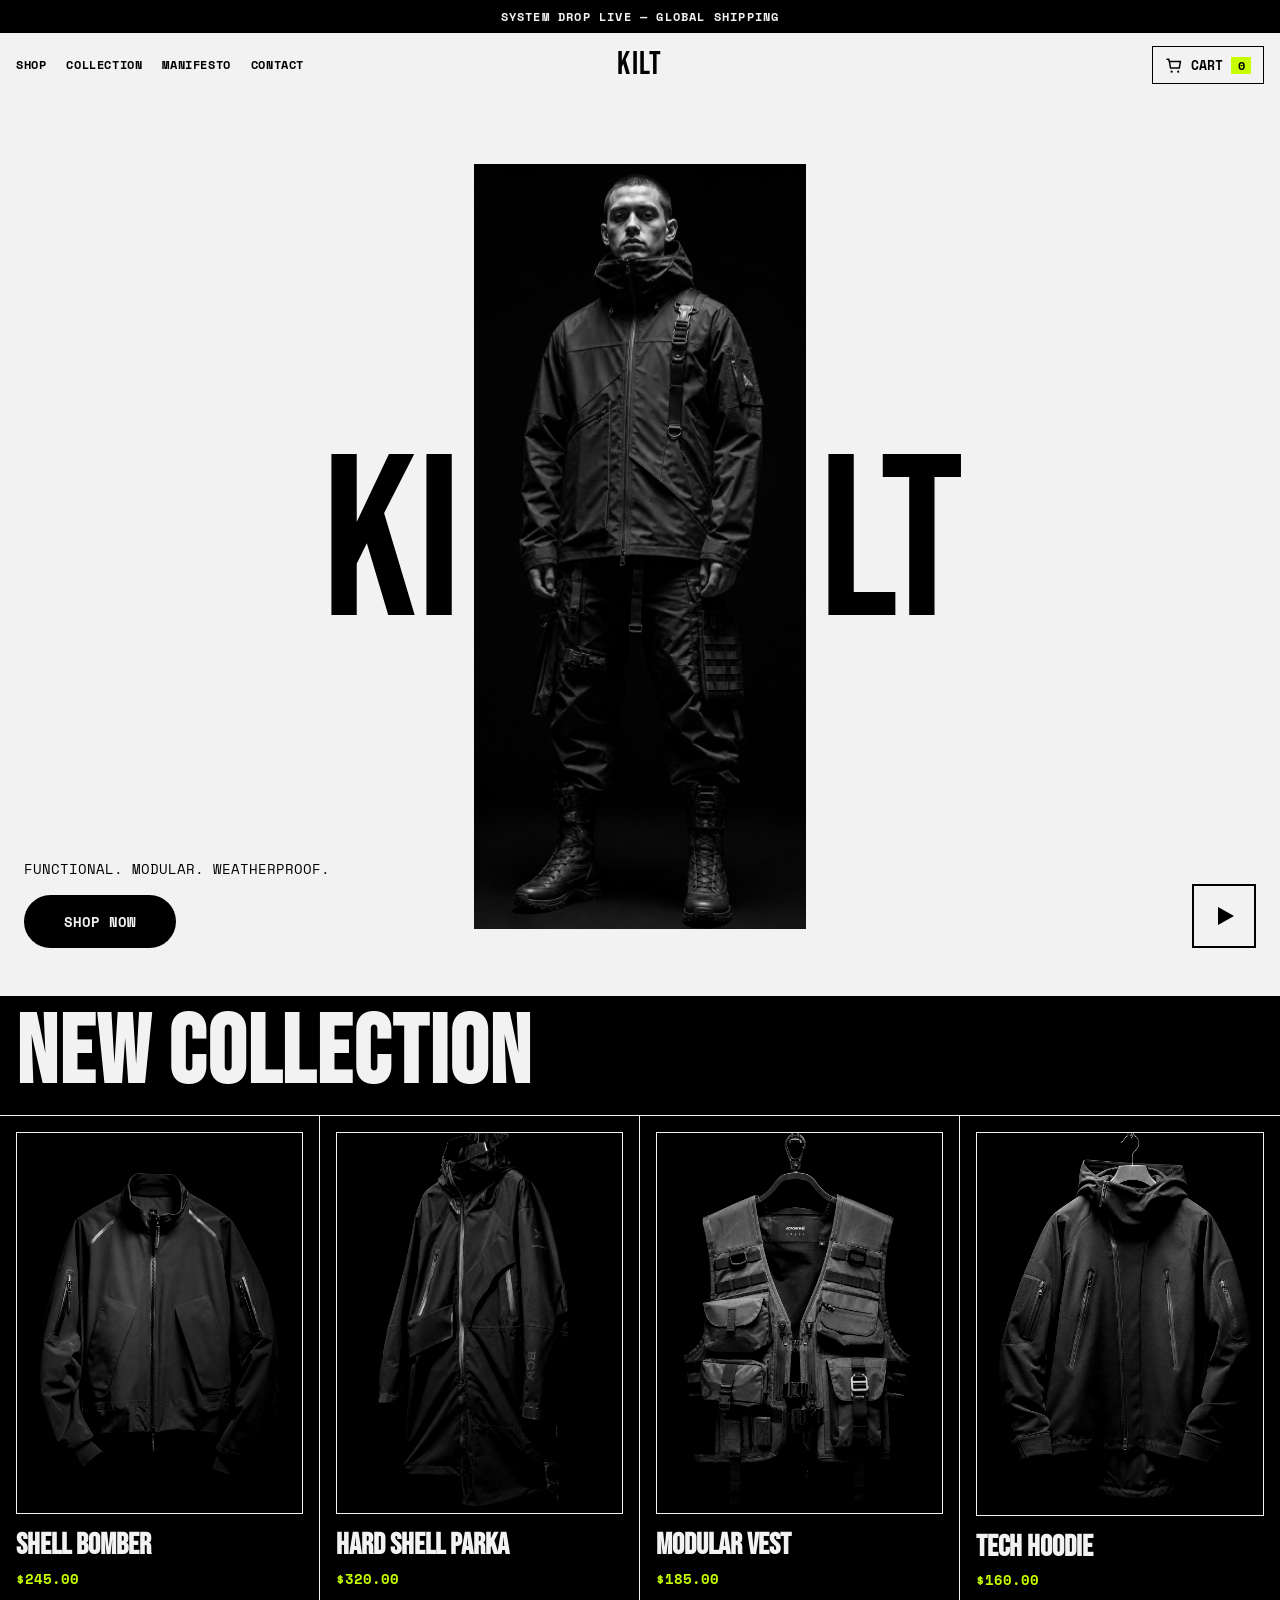
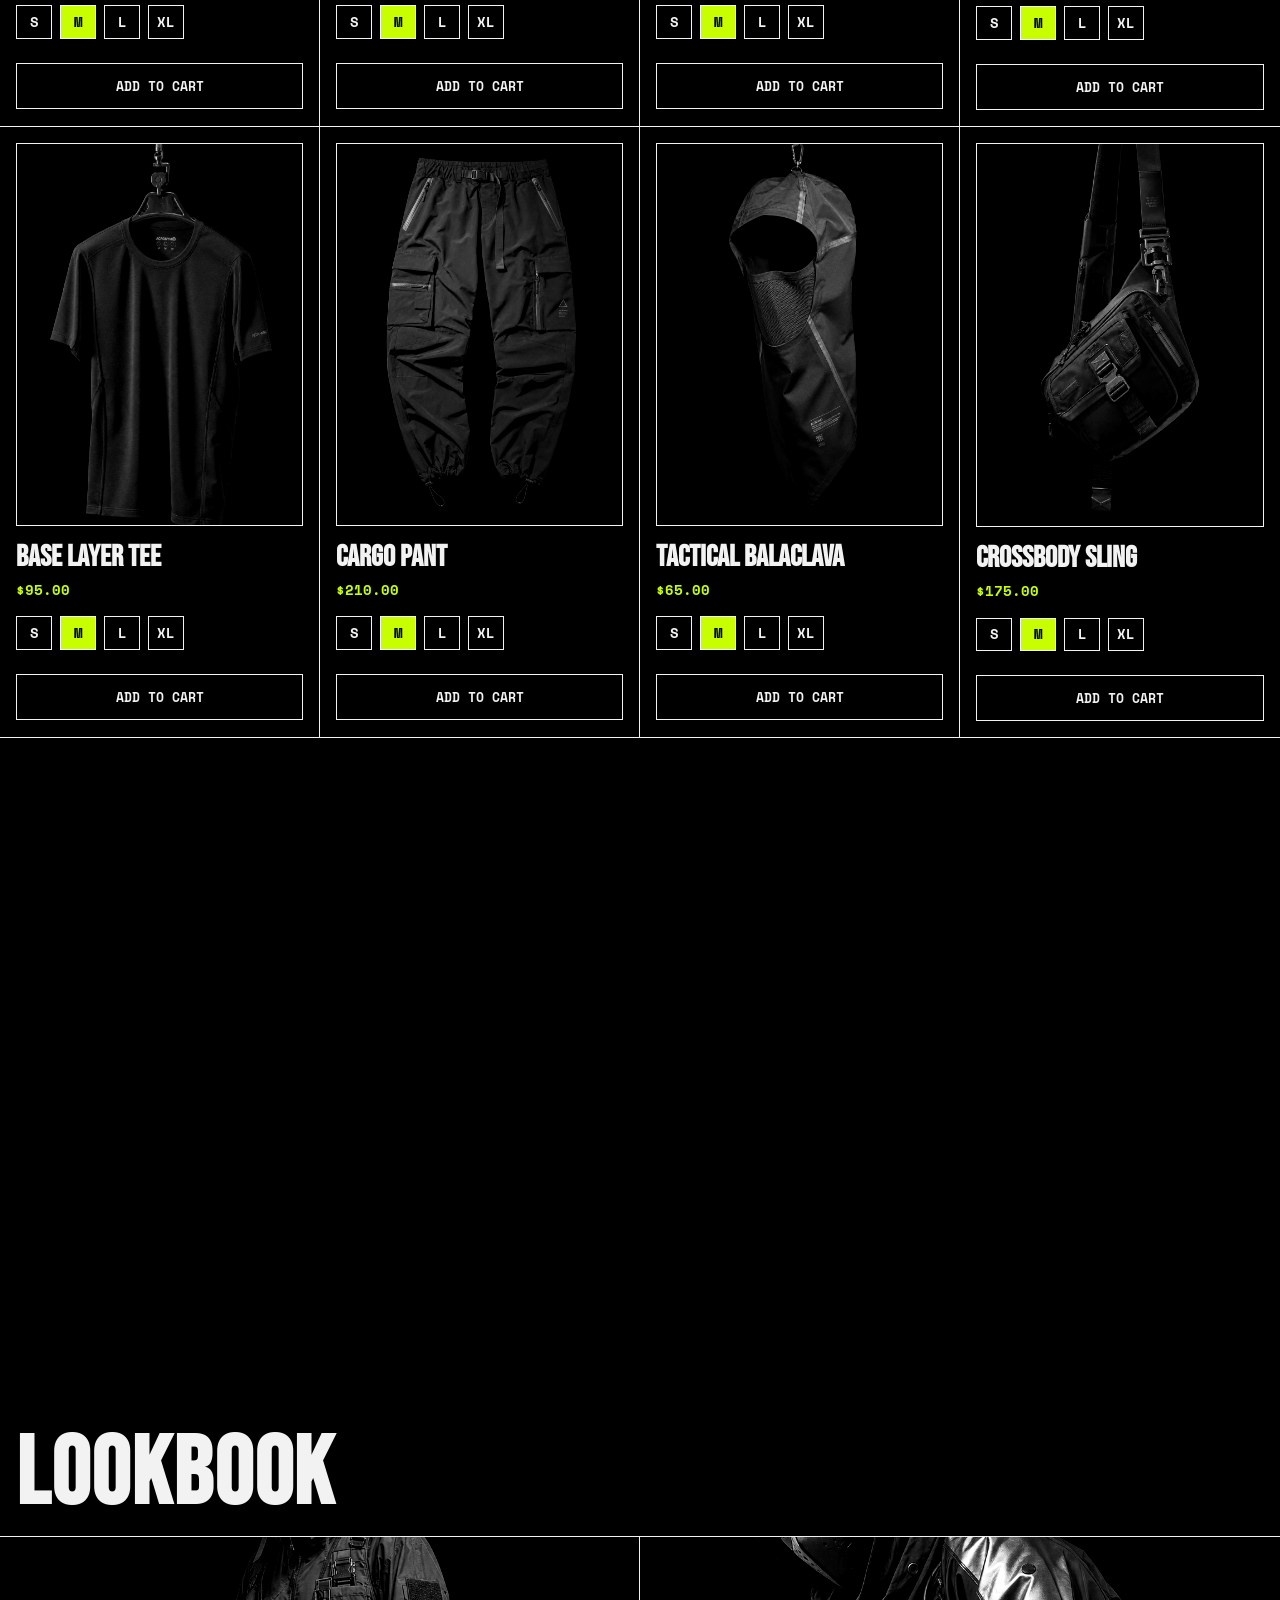
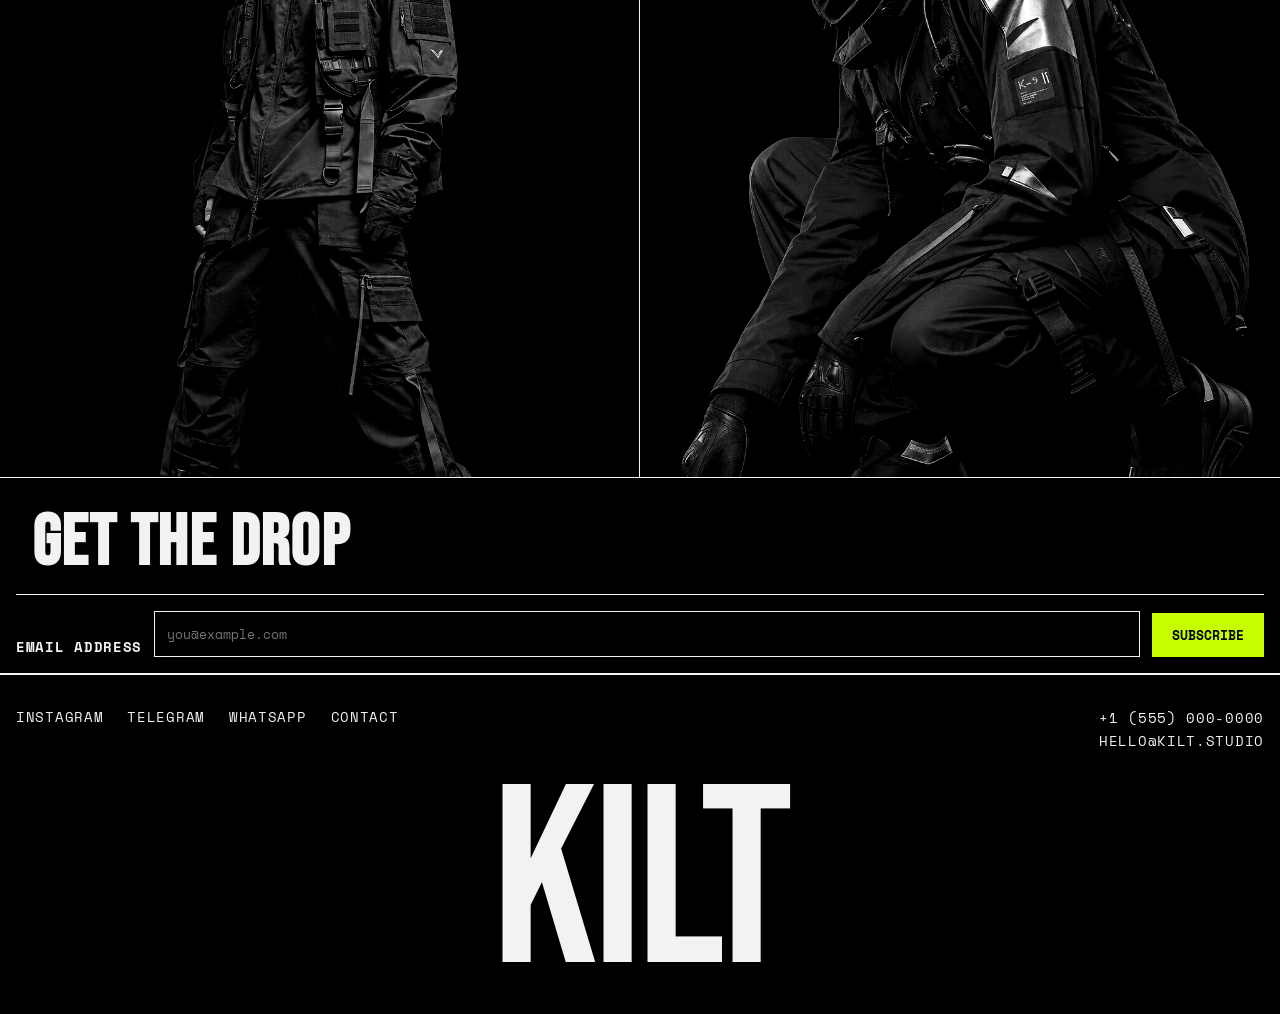
<file: 04-kilt-brutalist/index.html>
<!DOCTYPE html>
<html lang="en">
<head>
  <meta charset="UTF-8" />
  <meta name="viewport" content="width=device-width, initial-scale=1.0" />
  <title>KILT — Technical Apparel</title>
  <link rel="preconnect" href="https://fonts.googleapis.com" />
  <link rel="preconnect" href="https://fonts.gstatic.com" crossorigin />
  <link href="https://fonts.googleapis.com/css2?family=Bebas+Neue&family=Space+Mono:wght@400;700&display=swap" rel="stylesheet" />
  <link rel="stylesheet" href="styles.css?v=2" />
</head>
<body>

  <div class="cart-overlay" id="cart-overlay" hidden></div>
  <aside class="cart-drawer" id="cart-drawer" aria-label="Shopping cart" aria-hidden="true">
    <div class="cart-header">
      <h2>CART</h2>
      <button class="cart-close" aria-label="Close cart">CLOSE</button>
    </div>
    <div class="cart-body" id="cart-body">
      <p class="cart-empty">Your cart is empty.</p>
    </div>
    <div class="cart-footer">
      <div class="cart-total">
        <span>TOTAL</span>
        <span id="cart-total">$0.00</span>
      </div>
      <button class="checkout" id="checkout-btn">CHECKOUT</button>
    </div>
  </aside>

  <div class="top-bar">SYSTEM DROP LIVE — GLOBAL SHIPPING</div>

  <header class="site-header">
    <nav aria-label="Primary">
      <a href="#shop">SHOP</a>
      <a href="#lookbook">COLLECTION</a>
      <a href="#manifesto">MANIFESTO</a>
      <a href="#contact">CONTACT</a>
    </nav>
    <a href="#" class="logo">KILT</a>
    <button class="cart-toggle" aria-label="Open cart" aria-controls="cart-drawer" aria-expanded="false">
      <svg class="cart-icon" viewBox="0 0 24 24" fill="none" stroke="currentColor" stroke-width="2" aria-hidden="true">
        <path d="M6 6h15l-1.5 9h-12z" />
        <circle cx="9" cy="20" r="1.5" fill="currentColor" stroke="none" />
        <circle cx="18" cy="20" r="1.5" fill="currentColor" stroke="none" />
        <path d="M6 6L5 3H2" />
      </svg>
      <span>CART</span>
      <span class="cart-badge" id="cart-badge" aria-label="Cart items">0</span>
    </button>
  </header>

  <main>
    <section class="hero-split" aria-label="Campaign hero">
      <div class="hero-text-left">KI</div>
      <div class="hero-model">
        <img src="../generated-assets/kilt/kilt-hero-model.png" alt="Model in technical outerwear with modular layers" loading="eager" />
      </div>
      <div class="hero-text-right">LT</div>
      <div class="hero-tagline">
        <p>FUNCTIONAL. MODULAR. WEATHERPROOF.</p>
        <a href="#shop" class="hero-cta">SHOP NOW</a>
      </div>
      <button class="play-btn" id="play-btn" aria-label="Play campaign video">
        <span class="play-triangle" aria-hidden="true"></span>
      </button>
    </section>

    <section class="new-collection reveal" id="shop" aria-labelledby="shop-heading">
      <h2 id="shop-heading" class="section-title">NEW COLLECTION</h2>
      <div class="product-grid" id="product-grid"></div>
    </section>

    <section class="brand-statement reveal" id="manifesto" aria-labelledby="manifesto-heading">
      <p id="manifesto-heading">KILT — ENGINEERED FOR MOVEMENT, BUILT FOR THE ELEMENTS, DESIGNED WITHOUT COMPROMISE</p>
    </section>

    <section class="gallery reveal" aria-label="Gallery">
      <div class="gallery-grid">
        <figure class="gallery-item">
          <img src="../generated-assets/kilt/kilt-gallery-1.png" alt="Technical outerwear editorial with utility details" loading="lazy" />
        </figure>
        <figure class="gallery-item">
          <img src="../generated-assets/kilt/kilt-gallery-2.png" alt="Urban techwear layer system monochrome" loading="lazy" />
        </figure>
        <figure class="gallery-item">
          <img src="../generated-assets/kilt/kilt-gallery-3.png" alt="Technical shell coat editorial monochrome" loading="lazy" />
        </figure>
      </div>
    </section>

    <section class="lookbook reveal" id="lookbook" aria-labelledby="lookbook-heading">
      <h2 id="lookbook-heading" class="section-title">LOOKBOOK</h2>
      <div class="lookbook-grid">
        <figure class="lookbook-item">
          <img src="../generated-assets/kilt/kilt-look-1.png" alt="Techwear lookbook full kit system" loading="lazy" />
        </figure>
        <figure class="lookbook-item">
          <img src="../generated-assets/kilt/kilt-look-2.png" alt="Technical layers in motion lookbook" loading="lazy" />
        </figure>
      </div>
    </section>

    <section class="newsletter reveal" id="newsletter" aria-labelledby="newsletter-heading">
      <h2 id="newsletter-heading" class="section-title">GET THE DROP</h2>
      <form class="signup" id="signup-form" novalidate>
        <label for="email">EMAIL ADDRESS</label>
        <input type="email" id="email" name="email" placeholder="you@example.com" required />
        <button type="submit">SUBSCRIBE</button>
      </form>
    </section>
  </main>

  <footer class="site-footer" id="contact">
    <div class="footer-top">
      <div class="footer-social">
        <a href="https://instagram.com" target="_blank" rel="noopener">INSTAGRAM</a>
        <a href="https://telegram.org" target="_blank" rel="noopener">TELEGRAM</a>
        <a href="https://whatsapp.com" target="_blank" rel="noopener">WHATSAPP</a>
        <a href="#contact">CONTACT</a>
      </div>
      <div class="footer-contact">
        <p>+1 (555) 000-0000</p>
        <p>hello@kilt.studio</p>
      </div>
    </div>
    <div class="footer-giant">KILT</div>
  </footer>

  <script src="script.js?v=2"></script>
</body>
</html>
</file>
<file: 01-arlo-editorial/styles.css>
:root {
  --bg: #F7F5F2;
  --text: #1A1A1A;
  --text-inverse: #F7F5F2;
  --accent: #E8DDD3;
  --muted: #888888;
  --surface: #FFFFFF;
  --surface-raised: #FFFFFF;
  --border: rgba(26, 26, 26, 0.10);
  --overlay: rgba(26, 26, 26, 0.35);
  --shadow: rgba(26, 26, 26, 0.06);

  --font-serif: "Playfair Display", Georgia, serif;
  --font-sans: "Inter", system-ui, -apple-system, BlinkMacSystemFont, "Segoe UI", Roboto, sans-serif;

  --ease-out: cubic-bezier(0.25, 0.46, 0.45, 0.94);
  --header-height: 4rem;
}

[data-theme="dark"] {
  --bg: #1A1A1A;
  --text: #F7F5F2;
  --text-inverse: #1A1A1A;
  --accent: #2A2A2A;
  --muted: #999999;
  --surface: #222222;
  --surface-raised: #2A2A2A;
  --border: rgba(247, 245, 242, 0.10);
  --overlay: rgba(0, 0, 0, 0.55);
  --shadow: rgba(0, 0, 0, 0.35);
}

* { box-sizing: border-box; }

html { scroll-behavior: smooth; }

body {
  margin: 0;
  font-family: var(--font-sans);
  font-weight: 300;
  color: var(--text);
  background: var(--bg);
  line-height: 1.6;
  transition: background-color 0.35s var(--ease-out), color 0.35s var(--ease-out);
}

img { display: block; max-width: 100%; height: auto; }
button { font: inherit; cursor: pointer; }
a { color: inherit; text-decoration: none; }

:focus-visible { outline: 2px solid var(--text); outline-offset: 2px; }

.sr-only {
  position: absolute; width: 1px; height: 1px; padding: 0; margin: -1px;
  overflow: hidden; clip: rect(0, 0, 0, 0); white-space: nowrap; border: 0;
}

/* Utility bar */
.utility-bar {
  position: relative;
  display: flex; align-items: center; justify-content: center;
  padding: 0.5rem 1rem;
  font-size: 0.7rem; letter-spacing: 0.06em; text-transform: uppercase;
  background: var(--text); color: var(--text-inverse);
  transition: margin 0.3s var(--ease-out), opacity 0.3s var(--ease-out);
}
.utility-bar.is-hidden { opacity: 0; margin-top: -2rem; pointer-events: none; }
.utility-bar p { margin: 0; }
.utility-close {
  position: absolute; right: 0.75rem; top: 50%; transform: translateY(-50%);
  background: transparent; border: none; color: inherit; font-size: 1.25rem;
  line-height: 1; padding: 0.25rem 0.5rem;
}

/* Header */
.site-header {
  position: absolute;
  top: 1rem;
  left: 1rem;
  right: 1rem;
  z-index: 100;
  display: grid;
  grid-template-columns: 1fr auto 1fr;
  align-items: center;
  height: var(--header-height);
  padding: 0 1rem;
  background: #FFFFFF;
  border-radius: 8px;
  box-shadow: 0 2px 12px rgba(0, 0, 0, 0.08);
}

.logo {
  font-family: var(--font-sans);
  font-size: 1.25rem;
  font-weight: 500;
  letter-spacing: 0.14em;
  justify-self: center;
}

.main-nav {
  display: none;
  gap: 2rem;
  font-size: 0.875rem;
}
.main-nav a {
  position: relative;
  padding: 0.25rem 0;
}
.main-nav a::after {
  content: "";
  position: absolute;
  left: 0;
  bottom: 0;
  width: 0;
  height: 1px;
  background: currentColor;
  transition: width 0.25s var(--ease-out);
}
.main-nav a:hover::after,
.main-nav a:focus-visible::after {
  width: 100%;
}

.header-actions {
  display: flex;
  align-items: center;
  justify-content: flex-end;
  gap: 0.25rem;
}

.icon-btn {
  background: transparent;
  border: none;
  color: var(--text);
  padding: 0.5rem;
  font-size: 1rem;
  line-height: 1;
  cursor: pointer;
  transition: opacity 0.2s;
}
.icon-btn:hover {
  opacity: 0.6;
}

.text-btn {
  background: transparent;
  border: none;
  color: var(--text);
  padding: 0.5rem;
  font-family: var(--font-sans);
  font-size: 0.75rem;
  font-weight: 500;
  letter-spacing: 0.05em;
  line-height: 1;
  cursor: pointer;
  transition: opacity 0.2s;
}
.text-btn:hover {
  opacity: 0.6;
}

/* Buttons */
.btn {
  display: inline-flex; align-items: center; justify-content: center;
  padding: 0.875rem 1.75rem;
  font-size: 0.7rem; font-weight: 500; letter-spacing: 0.1em; text-transform: uppercase;
  border: 1px solid var(--text); background: var(--text); color: var(--text-inverse);
  transition: transform 0.2s var(--ease-out), background-color 0.2s, color 0.2s;
}
.btn:hover { transform: translateY(-1px); }
.btn--ghost {
  background: transparent; color: var(--text); border-color: var(--border);
}
.btn--ghost:hover { background: var(--text); color: var(--text-inverse); }

/* Shared section header */
.section-header { padding: 0 1.5rem 2.5rem; text-align: center; }
.section-title {
  font-family: var(--font-sans); font-size: clamp(2rem, 5vw, 3.5rem);
  font-weight: 400; line-height: 1; margin: 0;
}
.eyebrow {
  margin: 0 0 0.75rem; font-size: 0.7rem; font-weight: 500;
  letter-spacing: 0.16em; text-transform: uppercase; color: var(--muted);
}

/* Hero carousel */
.hero-carousel {
  position: relative;
  width: 100%;
  height: 100vh;
  overflow: hidden;
  background: var(--text);
}
.hero-carousel__track {
  position: relative;
  width: 100%;
  height: 100%;
}
.hero-slide {
  position: absolute;
  inset: 0;
  opacity: 0;
  transition: opacity 0.9s var(--ease-out);
  z-index: 0;
}
.hero-slide.is-active {
  opacity: 1;
  z-index: 1;
}
.hero-slide__media {
  width: 100%;
  height: 100%;
  object-fit: cover;
  object-position: center 65%;
  filter: grayscale(15%);
}
.hero-slide__content {
  position: absolute;
  bottom: 4rem;
  left: 1.5rem;
  z-index: 2;
  color: #fff;
  max-width: 32rem;
}
.hero-slide__title {
  font-family: var(--font-sans);
  font-size: clamp(1.75rem, 4vw, 3.5rem);
  font-weight: 500;
  letter-spacing: 0.04em;
  text-transform: uppercase;
  line-height: 1.1;
  margin: 0 0 0.5rem;
  text-shadow: 0 2px 16px rgba(0,0,0,0.45);
}
.hero-slide__subtitle {
  font-family: var(--font-sans);
  font-size: clamp(0.9rem, 1.5vw, 1.15rem);
  font-weight: 300;
  margin: 0 0 1.25rem;
  text-shadow: 0 1px 8px rgba(0,0,0,0.45);
}
.hero-slide__cta {
  display: inline-block;
  padding: 0.875rem 1.75rem;
  font-family: var(--font-sans);
  font-size: 0.7rem;
  font-weight: 500;
  letter-spacing: 0.1em;
  text-transform: uppercase;
  background: #fff;
  color: #1A1A1A;
  transition: transform 0.2s var(--ease-out), background-color 0.2s;
}
.hero-slide__cta:hover {
  transform: translateY(-1px);
  background: #f2f2f2;
}
.hero-dots {
  position: absolute;
  bottom: 2rem;
  right: 1.5rem;
  z-index: 2;
  display: flex;
  gap: 0.5rem;
}
.hero-dot {
  width: 0.5rem;
  height: 0.5rem;
  padding: 0;
  border: none;
  border-radius: 50%;
  background: rgba(255,255,255,0.45);
  cursor: pointer;
  transition: background 0.25s, transform 0.25s;
}
.hero-dot.is-active {
  background: #fff;
  transform: scale(1.2);
}

/* Manifesto */
.manifesto {
  padding: 5rem 1.5rem; background: var(--accent); text-align: center;
}
.manifesto__inner { max-width: 58rem; margin: 0 auto; }
.manifesto__label {
  font-size: 0.7rem; letter-spacing: 0.16em; text-transform: uppercase; color: var(--muted); margin: 0 0 1.5rem;
}
.manifesto__quote {
  font-family: var(--font-sans); font-size: clamp(1.75rem, 5vw, 3.25rem);
  font-weight: 400; line-height: 1.15; margin: 0 0 1.5rem;
}
.manifesto__sig { font-size: 0.9rem; color: var(--muted); margin: 0; }

/* Categories */
.categories { padding: 5rem 1rem; }
.categories__grid {
  display: grid; gap: 1rem; max-width: 72rem; margin: 0 auto;
}
.category-card {
  position: relative; display: block; aspect-ratio: 2 / 3; overflow: hidden;
}
.category-card img {
  width: 100%; height: 100%; object-fit: cover; filter: grayscale(25%);
  transition: transform 0.7s var(--ease-out);
}
.category-card:hover img { transform: scale(1.05); }
.category-card__overlay {
  position: absolute; inset: 0; display: flex; flex-direction: column;
  justify-content: flex-end; padding: 1.5rem;
  background: linear-gradient(to top, rgba(0,0,0,0.55), transparent 60%);
  color: #fff;
}
.category-card__title {
  font-family: var(--font-sans); font-size: clamp(1.75rem, 4vw, 2.75rem);
  font-weight: 400; margin-bottom: 0.5rem;
}
.category-card__cta {
  font-size: 0.7rem; letter-spacing: 0.1em; text-transform: uppercase;
  transform: translateY(0.5rem); opacity: 0; transition: all 0.35s var(--ease-out);
}
.category-card:hover .category-card__cta { transform: translateY(0); opacity: 1; }

/* Feature products */
.feature-products { padding: 5rem 0 5rem 1rem; }
.feature-products__header {
  display: flex; flex-direction: column; gap: 1.25rem;
  padding: 0 1.5rem 2.5rem 0.5rem;
}
.feature-products__scroll {
  display: flex; gap: 1rem; overflow-x: auto; scroll-snap-type: x mandatory;
  padding-bottom: 1rem; padding-right: 1rem;
}
.feature-products__scroll::-webkit-scrollbar { height: 2px; }
.feature-products__scroll::-webkit-scrollbar-thumb { background: var(--border); }
.feature-product {
  flex: 0 0 75%; scroll-snap-align: start; max-width: 280px;
}
.feature-product__media {
  aspect-ratio: 2 / 3; overflow: hidden; margin-bottom: 1rem;
  background: var(--surface);
}
.feature-product__media img {
  width: 100%; height: 100%; object-fit: cover; filter: grayscale(15%);
  transition: transform 0.5s var(--ease-out);
}
.feature-product:hover .feature-product__media img { transform: scale(1.04); }
.feature-product h3 { font-size: 0.95rem; font-weight: 400; margin: 0 0 0.25rem; }
.feature-product__price { margin: 0; font-size: 0.85rem; color: var(--muted); }

/* Collection showcase */
.collection-showcase {
  display: grid;
  grid-template-columns: 1fr;
  background: var(--surface);
}
.collection-showcase__product {
  display: flex;
  flex-direction: column;
  align-items: center;
  justify-content: center;
  padding: 3rem 1.5rem;
  text-align: center;
  background: #F0EEEB;
}
.collection-showcase__title {
  font-family: var(--font-sans);
  font-size: clamp(1.1rem, 2.5vw, 1.5rem);
  font-weight: 500;
  letter-spacing: 0.06em;
  text-transform: uppercase;
  margin: 0 0 0.75rem;
  line-height: 1.2;
}
.collection-showcase__desc {
  font-size: clamp(0.85rem, 1.2vw, 1rem);
  color: var(--muted);
  max-width: 28rem;
  margin: 0 0 2rem;
  line-height: 1.5;
}
.collection-showcase__stage {
  width: 100%;
  max-width: 280px;
  margin-bottom: 1.5rem;
  aspect-ratio: 2 / 3;
  overflow: hidden;
}
.collection-showcase__stage img {
  width: 100%;
  height: 100%;
  object-fit: cover;
  filter: grayscale(10%);
}
.collection-showcase__meta {
  display: flex;
  align-items: center;
  justify-content: center;
  gap: 1.25rem;
  margin-bottom: 0.75rem;
}
.collection-showcase__name {
  font-size: 0.85rem;
  font-weight: 500;
  letter-spacing: 0.06em;
  text-transform: uppercase;
}
.collection-showcase__price {
  font-size: 0.85rem;
  color: var(--muted);
}
.collection-showcase__link {
  display: inline-block;
  font-size: 0.8rem;
  font-weight: 500;
  letter-spacing: 0.04em;
  border-bottom: 1px solid var(--text);
  padding-bottom: 0.15rem;
  margin-bottom: 1.5rem;
  transition: opacity 0.2s;
}
.collection-showcase__link:hover { opacity: 0.6; }
.collection-showcase__dots {
  display: flex;
  gap: 0.5rem;
}
.showcase-dot {
  width: 0.6rem;
  height: 0.6rem;
  padding: 0;
  border: none;
  border-radius: 50%;
  background: #d4d4d4;
  cursor: pointer;
  transition: background 0.25s, transform 0.25s;
}
.showcase-dot.is-active {
  background: var(--text);
  transform: scale(1.15);
}
.collection-showcase__model {
  aspect-ratio: 2 / 3;
  overflow: hidden;
}
.collection-showcase__model img {
  width: 100%;
  height: 100%;
  object-fit: cover;
  filter: grayscale(15%);
}

/* Lookbook */
.lookbook { padding: 3.5rem 1rem; background: var(--surface); }
.lookbook__header { text-align: center; padding-bottom: 1.75rem; }
.lookbook__grid {
  display: grid; gap: 0.75rem; max-width: 64rem; margin: 0 auto;
}
.lookbook__item { position: relative; margin: 0; overflow: hidden; aspect-ratio: 2 / 3; }
.lookbook__item img { width: 100%; height: 100%; object-fit: cover; filter: grayscale(15%); }
.lookbook__item figcaption {
  position: absolute; left: 1rem; bottom: 1rem;
  font-size: 0.7rem; letter-spacing: 0.1em; text-transform: uppercase;
  color: #fff; background: rgba(0,0,0,0.45); padding: 0.35rem 0.75rem;
}

/* Craft */
.craft { padding: 5rem 1.5rem; }
.craft__inner { display: grid; gap: 2.5rem; max-width: 72rem; margin: 0 auto; }
.craft__text { display: flex; flex-direction: column; justify-content: center; }
.craft__text p { color: var(--muted); max-width: 34rem; }
.craft__list {
  list-style: none; padding: 0; margin: 1.5rem 0 0;
  font-size: 0.85rem; letter-spacing: 0.04em; text-transform: uppercase;
}
.craft__list li { padding: 0.75rem 0; border-bottom: 1px solid var(--border); }
.craft__media { aspect-ratio: 2 / 3; overflow: hidden; }
.craft__media img { width: 100%; height: 100%; object-fit: cover; filter: grayscale(15%); }

/* Marquee */
.marquee {
  overflow: hidden; padding: 1.25rem 0;
  border-top: 1px solid var(--border); border-bottom: 1px solid var(--border);
}
.marquee-track {
  display: flex; gap: 2rem; width: max-content;
  font-family: var(--font-sans); font-size: clamp(1.25rem, 3vw, 2rem);
  font-style: italic; letter-spacing: 0.02em; white-space: nowrap;
  animation: marquee 24s linear infinite;
}
.marquee-track span { opacity: 0.85; }
@keyframes marquee { from { transform: translateX(0); } to { transform: translateX(-50%); } }

/* Journal */
.journal { padding: 5rem 1rem; }
.journal__heading {
  font-family: var(--font-sans);
  font-size: clamp(2rem, 5vw, 3.75rem);
  font-weight: 500;
  letter-spacing: -0.02em;
  text-transform: uppercase;
  text-align: center;
  color: var(--text);
  margin: 0 0 3rem;
  line-height: 1.1;
}
.journal__slider {
  position: relative;
  max-width: 90rem;
  margin: 0 auto;
}
.journal__scroll {
  display: flex;
  gap: 1rem;
  overflow-x: auto;
  scroll-behavior: smooth;
  scroll-snap-type: x mandatory;
  padding: 0 1rem 1.5rem;
  scrollbar-width: none;
  -ms-overflow-style: none;
}
.journal__scroll::-webkit-scrollbar { display: none; }
.journal-card {
  position: relative;
  flex: 0 0 auto;
  scroll-snap-align: start;
  overflow: hidden;
}
.journal-card--wide { width: clamp(300px, 40vw, 480px); }
.journal-card--narrow { width: clamp(220px, 28vw, 340px); }
.journal-card img {
  width: 100%;
  aspect-ratio: 2 / 3;
  object-fit: cover;
  filter: grayscale(15%);
  display: block;
}
.journal-card__overlay {
  position: absolute;
  inset: 0;
  display: flex;
  flex-direction: column;
  justify-content: flex-end;
  padding: 1.5rem;
  background: linear-gradient(to top, rgba(0,0,0,0.55), transparent 60%);
  color: #fff;
}
.journal-card__date {
  font-size: 0.7rem;
  letter-spacing: 0.1em;
  text-transform: uppercase;
  opacity: 0.85;
  margin: 0 0 0.5rem;
}
.journal-card__overlay h3 {
  font-family: var(--font-sans);
  font-size: 1.5rem;
  font-weight: 400;
  margin: 0;
  line-height: 1.2;
}
.journal__arrow {
  position: absolute;
  top: 50%;
  transform: translateY(-50%);
  z-index: 10;
  display: none;
  align-items: center;
  justify-content: center;
  width: 3rem;
  height: 3rem;
  border: none;
  border-radius: 50%;
  background: #fff;
  color: #1A1A1A;
  box-shadow: 0 2px 12px rgba(0,0,0,0.12);
  cursor: pointer;
  transition: transform 0.2s var(--ease-out), box-shadow 0.2s;
}
.journal__arrow:hover { transform: translateY(-50%) scale(1.08); box-shadow: 0 4px 16px rgba(0,0,0,0.18); }
.journal__arrow--left { left: 0.5rem; }
.journal__arrow--right { right: 0.5rem; }

/* Footer */
.site-footer {
  padding: 4rem 1.5rem 2rem; border-top: 1px solid var(--border);
}
.site-footer__grid {
  display: grid; gap: 2.5rem; max-width: 72rem; margin: 0 auto 3rem;
}
.footer-logo { font-size: 1.5rem; font-weight: 500; letter-spacing: 0.14em; margin: 0 0 0.5rem; }
.footer-tagline { font-size: 0.9rem; color: var(--muted); margin: 0; }
.footer-links {
  display: grid; grid-template-columns: repeat(2, 1fr); gap: 0.75rem 1.5rem;
  font-size: 0.85rem;
}
.footer-links a { color: var(--muted); transition: color 0.2s; }
.footer-links a:hover { color: var(--text); }
.newsletter label {
  display: block; font-size: 0.7rem; letter-spacing: 0.1em; text-transform: uppercase; margin-bottom: 0.75rem;
}
.newsletter__row { display: flex; flex-direction: column; gap: 0.75rem; }
.newsletter__row input {
  width: 100%; padding: 0.875rem 1rem; font-size: 0.875rem;
  background: var(--surface); color: var(--text); border: 1px solid var(--border);
}
.newsletter__row input::placeholder { color: var(--muted); }
.copyright { text-align: center; font-size: 0.75rem; color: var(--muted); margin: 0; }

/* Drawer */
.drawer-backdrop {
  position: fixed; inset: 0; z-index: 150; background: rgba(0, 0, 0, 0.4);
  opacity: 0; pointer-events: none; transition: opacity 0.35s var(--ease-out);
}
.drawer-backdrop.is-visible { opacity: 1; pointer-events: auto; }
.product-drawer {
  position: fixed; left: 0; right: 0; bottom: 0; z-index: 200; max-height: 85vh;
  background: var(--surface); border-top: 1px solid var(--border);
  box-shadow: 0 -8px 40px var(--shadow); transform: translateY(100%);
  transition: transform 0.4s var(--ease-out); overflow-y: auto;
}
.product-drawer.is-open { transform: translateY(0); }
.drawer-header {
  position: sticky; top: 0; display: flex; align-items: center; justify-content: space-between;
  padding: 1.25rem 1.5rem; background: var(--surface); border-bottom: 1px solid var(--border); z-index: 1;
}
.drawer-header h2 { font-family: var(--font-sans); font-size: 1.5rem; font-weight: 400; margin: 0; }
.drawer-close { background: transparent; border: none; color: var(--text); font-size: 1.75rem; line-height: 1; padding: 0.25rem 0.5rem; }
.drawer-grid { display: grid; gap: 1.5rem; padding: 1.5rem; }
.product-card { display: grid; gap: 0.75rem; }
.product-card img { width: 100%; aspect-ratio: 3 / 4; object-fit: cover; filter: grayscale(15%); }
.product-card h3 { font-size: 0.9375rem; font-weight: 400; margin: 0; }
.product-price { margin: 0; font-size: 0.875rem; color: var(--muted); }
.size-picker { display: flex; gap: 0.5rem; }
.size-picker button {
  flex: 1; padding: 0.5rem; font-size: 0.75rem; background: transparent;
  color: var(--text); border: 1px solid var(--border); transition: background-color 0.2s, border-color 0.2s;
}
.size-picker button.selected { background: var(--text); color: var(--text-inverse); border-color: var(--text); }
.add-to-bag { width: 100%; margin-top: 0.25rem; }
.add-to-bag.is-added { background: var(--surface); color: var(--text); }

/* Tablet */
@media (min-width: 640px) {
  .main-nav { display: flex; }
  .hero-slide__content { left: 2.5rem; bottom: 5rem; }
  .hero-dots { right: 2.5rem; bottom: 3rem; }
  .categories__grid { grid-template-columns: repeat(3, 1fr); }
  .feature-product { flex: 0 0 45%; }
  .collection-showcase { grid-template-columns: 1fr 1fr; }
  .collection-showcase__product { padding: 4rem 2rem; }
  .collection-showcase__model { aspect-ratio: 2 / 3; }
  .lookbook__grid { grid-template-columns: repeat(3, 1fr); }
  .craft__inner { grid-template-columns: 1fr 1fr; gap: 4rem; align-items: center; }
  .craft__media img { height: 100%; min-height: 32rem; }
  .journal__arrow { display: flex; }
  .site-footer__grid { grid-template-columns: 1fr 2fr 1.5fr; align-items: start; }
  .newsletter__row { flex-direction: row; }
  .drawer-grid { grid-template-columns: repeat(2, 1fr); }
}

/* Desktop */
@media (min-width: 1024px) {
  .site-header { left: 2.5rem; right: 2.5rem; }
  .manifesto { padding: 8rem 4rem; }
  .categories, .craft, .journal { padding: 7rem 2.5rem; }
  .lookbook { padding: 5rem 2.5rem; }
  .feature-products { padding: 7rem 0 7rem 2.5rem; }
  .feature-products__header { flex-direction: row; justify-content: space-between; align-items: flex-end; }
  .feature-product { flex: 0 0 30%; max-width: 320px; }
  .drawer-grid { grid-template-columns: repeat(4, 1fr); padding: 2rem; }
}

@media (prefers-reduced-motion: reduce) {
  *, *::before, *::after { animation-duration: 0.01ms !important; animation-iteration-count: 1 !important; transition-duration: 0.01ms !important; }
  html { scroll-behavior: auto; }
}
</file>
<file: 02-vox-streetwear/styles.css>
:root {
  --black: #0A0A0A;
  --white: #F5F5F5;
  --accent: #CCFF00;
  --gray: #888888;
  --dark-gray: #1A1A1A;
  --font-display: 'Anton', Impact, sans-serif;
  --font-body: 'Space Grotesk', system-ui, sans-serif;
}

* {
  box-sizing: border-box;
}

html {
  scroll-behavior: smooth;
}

body {
  margin: 0;
  background: var(--white);
  color: var(--black);
  font-family: var(--font-body);
  line-height: 1.5;
  overflow-x: hidden;
}

img {
  max-width: 100%;
  display: block;
}

a {
  color: inherit;
  text-decoration: none;
}

button {
  font-family: inherit;
}

.skip-link {
  position: absolute;
  top: -40px;
  left: 0;
  background: var(--black);
  color: var(--white);
  padding: 8px 16px;
  z-index: 1000;
}

.skip-link:focus {
  top: 0;
}

.visually-hidden {
  position: absolute;
  width: 1px;
  height: 1px;
  padding: 0;
  margin: -1px;
  overflow: hidden;
  clip: rect(0, 0, 0, 0);
  border: 0;
}

.container {
  width: min(92%, 1280px);
  margin: 0 auto;
}

.ticker {
  background: var(--accent);
  color: var(--black);
  font-family: var(--font-body);
  font-weight: 600;
  font-size: 0.75rem;
  letter-spacing: 0.05em;
  padding: 8px 0;
  overflow: hidden;
  white-space: nowrap;
}

.ticker-track {
  display: inline-flex;
  animation: ticker 20s linear infinite;
}

.marquee {
  background: var(--black);
  color: var(--white);
  font-family: var(--font-display);
  font-size: clamp(2.5rem, 10vw, 6rem);
  letter-spacing: 0.02em;
  padding: 48px 0;
  overflow: hidden;
  white-space: nowrap;
}

.marquee-track {
  display: inline-flex;
  animation: marquee 12s linear infinite;
}

@keyframes ticker {
  0% { transform: translateX(0); }
  100% { transform: translateX(-33.333%); }
}

@keyframes marquee {
  0% { transform: translateX(0); }
  100% { transform: translateX(-33.333%); }
}

.site-header {
  position: sticky;
  top: 0;
  z-index: 100;
  background: rgba(10, 10, 10, 0.95);
  backdrop-filter: blur(8px);
  border-bottom: 1px solid rgba(245,245,245,0.1);
}

.nav {
  display: flex;
  align-items: center;
  justify-content: space-between;
  height: 64px;
}

.wordmark {
  font-family: var(--font-display);
  font-size: 1.75rem;
  color: var(--white);
  letter-spacing: 0.02em;
}

.nav-links {
  display: none;
  list-style: none;
  gap: 28px;
  margin: 0;
  padding: 0;
}

.nav-links a {
  color: var(--white);
  font-size: 0.85rem;
  font-weight: 500;
  text-transform: uppercase;
  letter-spacing: 0.04em;
}

.nav-links a:hover,
.nav-links a:focus-visible {
  color: var(--accent);
  outline: none;
}

.nav-actions {
  display: flex;
  align-items: center;
  gap: 12px;
}

.icon-btn {
  position: relative;
  background: transparent;
  border: none;
  color: var(--white);
  font-size: 1.25rem;
  width: 40px;
  height: 40px;
  display: grid;
  place-items: center;
  cursor: pointer;
}

.icon-btn:hover,
.icon-btn:focus-visible {
  background: rgba(245,245,245,0.1);
  outline: 2px solid var(--accent);
  outline-offset: 2px;
}

.cart-badge {
  position: absolute;
  top: 2px;
  right: 2px;
  background: var(--accent);
  color: var(--black);
  font-family: var(--font-body);
  font-size: 0.65rem;
  font-weight: 700;
  min-width: 18px;
  height: 18px;
  padding: 0 5px;
  display: grid;
  place-items: center;
}

.hero {
  position: relative;
  height: 90vh;
  min-height: 600px;
  display: flex;
  align-items: flex-end;
  padding-bottom: 64px;
  overflow: hidden;
}

.hero-media {
  position: absolute;
  inset: 0;
  z-index: 0;
}

.hero-media img {
  width: 100%;
  height: 100%;
  object-fit: cover;
  filter: brightness(0.55);
}

.hero-content {
  position: relative;
  z-index: 1;
}

.hero-kicker {
  color: var(--accent);
  font-family: var(--font-body);
  font-weight: 600;
  font-size: 0.85rem;
  letter-spacing: 0.1em;
  margin: 0 0 16px;
  text-transform: uppercase;
}

.hero-title {
  font-family: var(--font-display);
  font-size: clamp(3.5rem, 10vw, 7rem);
  line-height: 0.85;
  color: var(--white);
  margin: 0;
  letter-spacing: -0.02em;
}

.hero-sub {
  color: rgba(245,245,245,0.85);
  max-width: 440px;
  margin: 24px 0 32px;
  font-size: 1rem;
}

.btn {
  display: inline-flex;
  align-items: center;
  justify-content: center;
  padding: 14px 28px;
  font-family: var(--font-body);
  font-weight: 700;
  font-size: 0.85rem;
  text-transform: uppercase;
  letter-spacing: 0.05em;
  border: none;
  cursor: pointer;
  transition: transform 0.15s ease, background 0.15s ease, color 0.15s ease;
}

.btn:active {
  transform: scale(0.98);
}

.btn-primary {
  background: var(--accent);
  color: var(--black);
}

.btn-primary:hover,
.btn-primary:focus-visible {
  background: var(--white);
  outline: 2px solid var(--black);
  outline-offset: 2px;
}

.btn-outline {
  background: transparent;
  color: var(--black);
  border: 2px solid var(--black);
}

.btn-outline:hover,
.btn-outline:focus-visible {
  background: var(--black);
  color: var(--accent);
  outline: 2px solid var(--accent);
  outline-offset: 2px;
}

.countdown {
  background: var(--black);
  color: var(--white);
  padding: 40px 0;
  text-align: center;
}

.countdown-label {
  color: var(--accent);
  font-family: var(--font-body);
  font-weight: 600;
  font-size: 0.75rem;
  letter-spacing: 0.12em;
  margin: 0 0 16px;
}

.countdown-grid {
  display: flex;
  justify-content: center;
  gap: 24px;
}

.countdown-grid div {
  display: flex;
  flex-direction: column;
  align-items: center;
  min-width: 64px;
}

.countdown-grid span {
  font-family: var(--font-display);
  font-size: 3rem;
  line-height: 1;
  color: var(--accent);
}

.countdown-grid small {
  font-family: var(--font-body);
  font-size: 0.7rem;
  color: var(--gray);
  margin-top: 6px;
}

.concept {
  padding: 80px 0;
  background: var(--white);
}

.concept-text {
  font-family: var(--font-display);
  font-size: clamp(1.75rem, 5vw, 3.5rem);
  line-height: 1.1;
  text-transform: uppercase;
  margin: 0 0 32px;
}

.categories {
  padding-bottom: 80px;
}

.category-grid {
  display: grid;
  gap: 16px;
  grid-template-columns: 1fr;
}

.category-card {
  position: relative;
  aspect-ratio: 4 / 5;
  overflow: hidden;
}

.category-card img {
  width: 100%;
  height: 100%;
  object-fit: cover;
  transition: transform 0.4s ease;
}

.category-card:hover img,
.category-card:focus-visible img {
  transform: scale(1.04);
}

.category-label {
  position: absolute;
  left: 20px;
  bottom: 20px;
  font-family: var(--font-display);
  font-size: clamp(1.5rem, 4vw, 2.5rem);
  color: var(--white);
  text-transform: uppercase;
  letter-spacing: 0.02em;
  z-index: 1;
}

.category-card::after {
  content: '';
  position: absolute;
  inset: 0;
  background: rgba(10,10,10,0.35);
}

.section-title {
  font-family: var(--font-display);
  font-size: clamp(2.5rem, 8vw, 4.5rem);
  margin: 0 0 28px;
  letter-spacing: -0.01em;
}

.products {
  padding: 80px 0;
  background: var(--black);
  color: var(--white);
}

.product-grid {
  display: grid;
  gap: 16px;
  grid-template-columns: 1fr;
}

.product-card {
  position: relative;
  background: var(--dark-gray);
}

.product-image {
  aspect-ratio: 4 / 5;
  overflow: hidden;
  background: #2a2a2a;
}

.product-image img {
  width: 100%;
  height: 100%;
  object-fit: cover;
  transition: transform 0.4s ease;
}

.product-card:hover .product-image img,
.product-card:focus-within .product-image img {
  transform: scale(1.03);
}

.product-info {
  padding: 16px;
}

.product-name {
  font-weight: 600;
  font-size: 0.95rem;
  margin: 0 0 4px;
}

.product-price {
  font-family: var(--font-body);
  color: var(--gray);
  margin: 0 0 14px;
}

.size-picker {
  display: flex;
  gap: 8px;
  margin-bottom: 14px;
}

.size-picker label {
  position: relative;
}

.size-picker input {
  position: absolute;
  opacity: 0;
  width: 0;
  height: 0;
}

.size-picker span {
  display: grid;
  place-items: center;
  width: 40px;
  height: 40px;
  border: 1px solid rgba(245,245,245,0.2);
  background: transparent;
  color: var(--white);
  font-family: var(--font-body);
  font-weight: 500;
  font-size: 0.75rem;
  cursor: pointer;
}

.size-picker input:checked + span {
  background: var(--accent);
  color: var(--black);
  border-color: var(--accent);
}

.size-picker input:focus-visible + span {
  outline: 2px solid var(--accent);
  outline-offset: 2px;
}

.add-to-cart {
  width: 100%;
  background: var(--white);
  color: var(--black);
}

.add-to-cart:hover,
.add-to-cart:focus-visible {
  background: var(--accent);
  outline: 2px solid var(--white);
  outline-offset: 2px;
}

.lookbook {
  padding: 80px 0;
  background: var(--white);
}

.lookbook-scroll {
  overflow-x: auto;
  overflow-y: hidden;
  cursor: grab;
  scrollbar-width: none;
  -ms-overflow-style: none;
}

.lookbook-scroll::-webkit-scrollbar {
  display: none;
}

.lookbook-scroll:active {
  cursor: grabbing;
}

.lookbook-track {
  display: flex;
  gap: 16px;
  padding: 0 4%;
  width: max-content;
}

.lookbook-track img {
  width: max(280px, 45vw);
  max-width: 460px;
  aspect-ratio: 2 / 3;
  height: auto;
  object-fit: cover;
  user-select: none;
  pointer-events: none;
}

.friends {
  padding: 80px 0;
  background: var(--black);
  color: var(--white);
}

.friends-grid {
  display: grid;
  gap: 16px;
  grid-template-columns: 1fr;
}

.friend-card {
  background: var(--dark-gray);
}

.friend-card img {
  width: 100%;
  aspect-ratio: 1 / 1;
  object-fit: cover;
}

.friend-card h3 {
  font-family: var(--font-display);
  font-size: 1.5rem;
  margin: 0;
  padding: 16px 16px 4px;
  text-transform: uppercase;
}

.friend-card p {
  margin: 0;
  padding: 0 16px 20px;
  color: var(--gray);
  font-size: 0.9rem;
}

.footer {
  background: var(--black);
  color: var(--white);
  padding: 48px 0 24px;
  border-top: 1px solid rgba(245,245,245,0.1);
}

.footer-grid {
  display: grid;
  gap: 32px;
  margin-bottom: 32px;
}

.footer-copy {
  color: var(--gray);
  font-size: 0.9rem;
  margin: 8px 0 0;
}

.footer-links {
  list-style: none;
  padding: 0;
  margin: 0;
  display: flex;
  flex-wrap: wrap;
  gap: 16px;
}

.footer-links a {
  color: var(--white);
  font-size: 0.85rem;
  text-transform: uppercase;
  letter-spacing: 0.04em;
}

.footer-links a:hover,
.footer-links a:focus-visible {
  color: var(--accent);
  outline: none;
}

.socials {
  display: flex;
  gap: 16px;
}

.socials a {
  font-family: var(--font-body);
  font-size: 0.8rem;
  color: var(--white);
  border: 1px solid rgba(245,245,245,0.2);
  padding: 8px 12px;
}

.socials a:hover,
.socials a:focus-visible {
  background: var(--accent);
  color: var(--black);
  border-color: var(--accent);
  outline: none;
}

.copyright {
  color: var(--gray);
  font-size: 0.75rem;
  margin: 0;
  padding-top: 24px;
  border-top: 1px solid rgba(245,245,245,0.1);
}

.cart-overlay {
  position: fixed;
  inset: 0;
  background: rgba(0,0,0,0.5);
  opacity: 0;
  visibility: hidden;
  transition: opacity 0.25s ease, visibility 0.25s ease;
  z-index: 200;
}

.cart-overlay.open {
  opacity: 1;
  visibility: visible;
}

.cart-drawer {
  position: fixed;
  top: 0;
  right: 0;
  width: min(100%, 420px);
  height: 100%;
  background: var(--white);
  color: var(--black);
  z-index: 201;
  display: flex;
  flex-direction: column;
  transform: translateX(100%);
  transition: transform 0.3s ease;
}

.cart-drawer.open {
  transform: translateX(0);
}

.cart-header {
  display: flex;
  justify-content: space-between;
  align-items: center;
  padding: 20px 24px;
  border-bottom: 1px solid rgba(10,10,10,0.1);
}

.cart-header h2 {
  font-family: var(--font-display);
  font-size: 1.5rem;
  margin: 0;
}

.cart-header .icon-btn {
  color: var(--black);
  font-size: 1.75rem;
}

.cart-body {
  flex: 1;
  overflow-y: auto;
  padding: 24px;
}

.cart-empty {
  color: var(--gray);
  text-align: center;
  margin-top: 40px;
}

.cart-list {
  list-style: none;
  padding: 0;
  margin: 0;
  display: flex;
  flex-direction: column;
  gap: 20px;
}

.cart-item {
  display: grid;
  grid-template-columns: 72px 1fr auto;
  gap: 16px;
  align-items: start;
}

.cart-item img {
  width: 72px;
  height: 90px;
  object-fit: cover;
  background: #e5e5e5;
}

.cart-item-info h3 {
  font-size: 0.9rem;
  margin: 0 0 4px;
}

.cart-item-meta {
  font-family: var(--font-body);
  font-size: 0.75rem;
  color: var(--gray);
  margin: 0 0 8px;
}

.qty-control {
  display: inline-flex;
  align-items: center;
  border: 1px solid rgba(10,10,10,0.15);
}

.qty-control button {
  width: 28px;
  height: 28px;
  border: none;
  background: transparent;
  cursor: pointer;
  font-size: 1rem;
}

.qty-control button:hover,
.qty-control button:focus-visible {
  background: var(--black);
  color: var(--white);
  outline: none;
}

.qty-control span {
  width: 32px;
  text-align: center;
  font-family: var(--font-body);
  font-size: 0.8rem;
}

.remove-btn {
  background: transparent;
  border: none;
  font-family: var(--font-body);
  font-size: 0.7rem;
  font-weight: 600;
  text-transform: uppercase;
  letter-spacing: 0.05em;
  color: var(--gray);
  cursor: pointer;
  padding: 0;
}

.remove-btn:hover,
.remove-btn:focus-visible {
  color: #c00;
  outline: none;
}

.cart-footer {
  padding: 24px;
  border-top: 1px solid rgba(10,10,10,0.1);
}

.cart-total {
  display: flex;
  justify-content: space-between;
  font-weight: 700;
  margin-bottom: 16px;
}

.cart-note {
  font-size: 0.75rem;
  color: var(--gray);
  text-align: center;
  margin: 12px 0 0;
}

.custom-cursor {
  position: fixed;
  width: 80px;
  height: 80px;
  border-radius: 50%;
  background: var(--accent);
  color: var(--black);
  display: grid;
  place-items: center;
  font-family: var(--font-body);
  font-weight: 700;
  font-size: 0.75rem;
  text-transform: uppercase;
  letter-spacing: 0.05em;
  pointer-events: none;
  transform: translate(-50%, -50%) scale(0);
  transition: transform 0.15s ease;
  z-index: 300;
}

.custom-cursor.active {
  transform: translate(-50%, -50%) scale(1);
}

@media (hover: hover) {
  .product-card,
  .category-card,
  .lookbook-scroll {
    cursor: none;
  }
}

@media (min-width: 640px) {
  .nav-links {
    display: flex;
  }

  .category-grid {
    grid-template-columns: repeat(2, 1fr);
  }

  .category-card:first-child {
    grid-column: span 2;
  }

  .product-grid {
    grid-template-columns: repeat(2, 1fr);
  }

  .friends-grid {
    grid-template-columns: repeat(2, 1fr);
  }

  .newsletter-form {
    flex-direction: row;
  }

  .newsletter-form input {
    flex: 1;
  }

  .footer-grid {
    grid-template-columns: 1fr auto auto;
    align-items: start;
  }
}

@media (min-width: 1024px) {
  .category-grid {
    grid-template-columns: repeat(3, 1fr);
  }

  .category-card:first-child {
    grid-column: span 1;
  }

  .product-grid {
    grid-template-columns: repeat(4, 1fr);
  }

  .friends-grid {
    grid-template-columns: repeat(4, 1fr);
  }
}
</file>
<file: 04-kilt-brutalist/styles.css>
:root {
  --black: #000000;
  --lime: #C8FF00;
  --off-white: #F2F2F2;
  --gray: #888888;
  --border: 1px solid var(--off-white);
  --font-display: 'Bebas Neue', Impact, sans-serif;
  --font-mono: 'Space Mono', monospace;
}

* {
  box-sizing: border-box;
  margin: 0;
}

html {
  scroll-behavior: smooth;
}

body {
  background: var(--black);
  color: var(--off-white);
  font-family: var(--font-mono);
  font-size: 14px;
  line-height: 1.45;
}

img {
  max-width: 100%;
  display: block;
}

button,
a,
input {
  color: inherit;
  font-family: inherit;
}

button,
input {
  border-radius: 0;
}

button {
  cursor: pointer;
  background: transparent;
  border: var(--border);
}

a:focus-visible,
button:focus-visible,
input:focus-visible {
  outline: 2px solid var(--lime);
  outline-offset: 2px;
}

.grain {
  position: absolute;
  inset: 0;
  pointer-events: none;
  z-index: 2;
  background-image: url("data:image/svg+xml,%3Csvg viewBox='0 0 200 200' xmlns='http://www.w3.org/2000/svg'%3E%3Cfilter id='n'%3E%3CfeTurbulence type='fractalNoise' baseFrequency='0.85' numOctaves='3' stitchTiles='stitch'/%3E%3C/filter%3E%3Crect width='100%25' height='100%25' filter='url(%23n)' opacity='0.08'/%3E%3C/svg%3E");
  opacity: 0.5;
}

.top-bar {
  padding: 0.5rem 1rem;
  text-align: center;
  font-size: 0.75rem;
  font-weight: 700;
  letter-spacing: 0.1em;
  text-transform: uppercase;
  border-bottom: var(--border);
  background: var(--black);
}

/* ── Header ── */
.site-header {
  position: sticky;
  top: 0;
  z-index: 100;
  display: grid;
  grid-template-columns: 1fr auto 1fr;
  align-items: center;
  gap: 1rem;
  padding: 0.75rem 1rem;
  background: var(--off-white);
  color: var(--black);
}

.logo {
  font-family: var(--font-display);
  font-size: 2rem;
  line-height: 1;
  letter-spacing: 0.04em;
  color: var(--black);
  text-decoration: none;
}

.site-header nav {
  display: none;
  gap: 1.25rem;
}

.site-header nav a {
  text-decoration: none;
  font-family: var(--font-mono);
  font-size: 0.75rem;
  font-weight: 700;
  text-transform: uppercase;
  letter-spacing: 0.05em;
  color: var(--black);
  border-bottom: 1px solid transparent;
  transition: border-color 0.15s ease;
}

.site-header nav a:hover {
  border-bottom-color: var(--black);
}

.cart-toggle {
  display: inline-flex;
  align-items: center;
  justify-self: end;
  gap: 0.5rem;
  padding: 0.5rem 0.75rem;
  font-weight: 700;
  font-family: var(--font-mono);
  border: 1px solid var(--black);
  background: transparent;
  color: var(--black);
  transition: background 0.15s ease, color 0.15s ease;
}

.cart-toggle:hover {
  background: var(--lime);
  color: var(--black);
  border-color: var(--lime);
}

.cart-icon {
  width: 1.1rem;
  height: 1.1rem;
}

.cart-badge {
  display: inline-flex;
  align-items: center;
  justify-content: center;
  min-width: 1.25rem;
  padding: 0 0.25rem;
  background: var(--lime);
  color: var(--black);
  font-size: 0.75rem;
}

.site-header.scrolled {
  background: var(--black);
  color: var(--off-white);
  border-bottom: var(--border);
}

.site-header.scrolled .logo {
  color: var(--lime);
}

.site-header.scrolled nav a {
  color: var(--off-white);
}

.site-header.scrolled nav a:hover {
  border-bottom-color: var(--lime);
}

.site-header.scrolled .cart-toggle {
  border-color: var(--off-white);
  color: var(--off-white);
}

/* ── Hero Split ── */
.hero-split {
  position: relative;
  display: grid;
  grid-template-columns: 1fr;
  min-height: 100vh;
  padding-bottom: 6rem;
  background: var(--off-white);
  color: var(--black);
  overflow: hidden;
}

.hero-text-left,
.hero-text-right {
  font-family: var(--font-display);
  font-size: 22vw;
  line-height: 0.82;
  text-transform: uppercase;
  text-align: center;
  padding: 0 1rem;
}

.hero-text-left {
  padding-top: 5rem;
  align-self: end;
}

.hero-text-right {
  align-self: start;
}

.hero-model {
  width: 100%;
  height: 55vh;
  min-height: 20rem;
  overflow: hidden;
}

.hero-model img {
  width: 100%;
  height: 100%;
  object-fit: cover;
  filter: grayscale(100%);
}

.hero-tagline {
  padding: 1.5rem 1rem 2rem;
  max-width: 320px;
  font-family: var(--font-mono);
  font-size: 0.875rem;
  line-height: 1.5;
  color: var(--black);
}

.hero-cta {
  display: inline-block;
  margin-top: 1rem;
  padding: 1rem 2.5rem;
  border-radius: 999px;
  background: var(--black);
  color: var(--off-white);
  font-family: var(--font-mono);
  font-weight: 700;
  text-transform: uppercase;
  text-decoration: none;
  border: none;
  transition: background 0.2s ease, color 0.2s ease;
}

.hero-cta:hover {
  background: var(--lime);
  color: var(--black);
}

.play-btn {
  position: absolute;
  bottom: 3rem;
  right: 1.5rem;
  z-index: 3;
  display: inline-grid;
  place-items: center;
  width: 4rem;
  height: 4rem;
  border: 2px solid var(--black);
  background: transparent;
  color: var(--black);
}

.play-btn:hover,
.play-btn.playing {
  background: var(--lime);
  border-color: var(--lime);
  color: var(--black);
}

.play-triangle {
  width: 0;
  height: 0;
  margin-left: 0.25rem;
  border-left: 1rem solid currentColor;
  border-top: 0.6rem solid transparent;
  border-bottom: 0.6rem solid transparent;
}

.play-btn.playing .play-triangle {
  width: 1rem;
  height: 1rem;
  margin-left: 0;
  border: 0;
  background: currentColor;
}

/* ── New Collection ── */
.new-collection {
  background: var(--black);
}

.section-title {
  margin: 0;
  padding: 1rem;
  font-family: var(--font-display);
  font-size: clamp(2.5rem, 10vw, 6rem);
  line-height: 0.9;
  letter-spacing: 0.02em;
  text-transform: uppercase;
  border-bottom: var(--border);
  color: var(--off-white);
}

/* ── Product Grid ── */
.product-grid {
  display: grid;
  grid-template-columns: 1fr;
}

.product-card {
  padding: 1rem;
  border-bottom: var(--border);
}

.product-image {
  aspect-ratio: 3 / 4;
  overflow: hidden;
  border: var(--border);
  background: #111;
}

.product-image img {
  width: 100%;
  height: 100%;
  object-fit: cover;
  filter: grayscale(100%) contrast(1.1);
}

.product-meta {
  margin-top: 1rem;
  display: grid;
  gap: 0.5rem;
}

.product-name {
  margin: 0;
  font-family: var(--font-display);
  font-size: 1.9rem;
  line-height: 1;
  text-transform: uppercase;
}

.product-price {
  margin: 0;
  font-weight: 700;
  color: var(--lime);
}

.size-picker {
  display: flex;
  gap: 0.5rem;
  margin-top: 0.5rem;
}

.size-picker label {
  cursor: pointer;
}

.size-picker input {
  position: absolute;
  opacity: 0;
  width: 0;
  height: 0;
}

.size-picker span {
  display: block;
  min-width: 2.25rem;
  padding: 0.35rem 0.5rem;
  border: var(--border);
  text-align: center;
  font-weight: 700;
}

.size-picker input:checked + span {
  background: var(--lime);
  color: var(--black);
}

.size-picker input:focus-visible + span {
  outline: 2px solid var(--lime);
  outline-offset: 2px;
}

.add-to-cart {
  margin-top: 1rem;
  width: 100%;
  padding: 0.75rem;
  border: var(--border);
  background: transparent;
  color: var(--off-white);
  font-weight: 700;
  text-transform: uppercase;
  transition: background 0.15s ease, color 0.15s ease;
}

.add-to-cart:hover {
  background: var(--off-white);
  color: var(--black);
}

/* ── Brand Statement ── */
.brand-statement {
  padding: 4rem 1rem;
  background: var(--black);
  border-top: var(--border);
  border-bottom: var(--border);
}

.brand-statement p {
  margin: 0;
  font-family: var(--font-display);
  font-size: clamp(2.5rem, 8vw, 7rem);
  line-height: 0.92;
  color: var(--off-white);
  text-transform: uppercase;
}

/* ── Gallery ── */
.gallery {
  background: var(--black);
}

.gallery-grid {
  display: grid;
  grid-template-columns: 1fr;
}

.gallery-item {
  overflow: hidden;
  border-bottom: var(--border);
}

.gallery-item img {
  width: 100%;
  aspect-ratio: 16 / 10;
  object-fit: cover;
  filter: grayscale(100%) contrast(1.1);
}

/* ── Lookbook ── */
.lookbook {
  background: var(--black);
}

.lookbook-grid {
  display: grid;
  grid-template-columns: 1fr;
}

.lookbook-item {
  margin: 0;
  height: 60vh;
  min-height: 24rem;
  overflow: hidden;
  border-bottom: var(--border);
}

.lookbook-item img {
  width: 100%;
  height: 100%;
  object-fit: cover;
  filter: grayscale(100%) contrast(1.1);
}

/* ── Newsletter ── */
.newsletter {
  padding: 1rem;
  border-top: var(--border);
  border-bottom: var(--border);
}

.newsletter h2 {
  margin: 0 0 1rem;
  font-family: var(--font-display);
  font-size: clamp(2rem, 7vw, 4.5rem);
  line-height: 0.95;
  color: var(--off-white);
}

.signup {
  display: flex;
  flex-direction: column;
  gap: 0.75rem;
}

.signup label {
  font-weight: 700;
  letter-spacing: 0.05em;
}

.signup input {
  padding: 0.75rem;
  border: var(--border);
  background: var(--black);
  color: var(--off-white);
}

.signup button {
  padding: 0.75rem 1.25rem;
  background: var(--lime);
  color: var(--black);
  font-weight: 700;
  border: none;
  transition: background 0.15s ease;
}

.signup button:hover {
  background: var(--off-white);
}

/* ── Footer ── */
.site-footer {
  background: var(--black);
  color: var(--off-white);
}

.footer-top {
  display: flex;
  flex-wrap: wrap;
  justify-content: space-between;
  align-items: flex-start;
  gap: 2rem;
  padding: 2rem 1rem;
  border-top: var(--border);
  font-family: var(--font-mono);
  font-size: 0.875rem;
  text-transform: uppercase;
  letter-spacing: 0.05em;
}

.footer-social {
  display: flex;
  flex-wrap: wrap;
  gap: 1.5rem;
}

.footer-social a {
  color: var(--off-white);
  text-decoration: none;
  transition: color 0.15s ease;
}

.footer-social a:hover {
  color: var(--lime);
}

.footer-contact p {
  margin: 0;
  line-height: 1.6;
}

.footer-giant {
  font-family: var(--font-display);
  font-size: 20vw;
  line-height: 0.8;
  letter-spacing: -0.02em;
  text-transform: uppercase;
  color: var(--off-white);
  text-align: center;
  overflow: hidden;
  white-space: nowrap;
  padding-bottom: 2vw;
}

/* ── Cart ── */
.cart-overlay {
  position: fixed;
  inset: 0;
  background: rgba(0, 0, 0, 0.7);
  z-index: 150;
}

.cart-drawer {
  position: fixed;
  top: 0;
  right: 0;
  width: min(100%, 28rem);
  height: 100vh;
  background: var(--black);
  border-left: var(--border);
  z-index: 200;
  display: flex;
  flex-direction: column;
  transform: translateX(100%);
  transition: transform 0.25s ease;
}

.cart-drawer.open {
  transform: translateX(0);
}

.cart-header {
  display: flex;
  align-items: center;
  justify-content: space-between;
  padding: 1rem;
  border-bottom: var(--border);
}

.cart-header h2 {
  margin: 0;
  font-family: var(--font-display);
  font-size: 2rem;
}

.cart-close {
  padding: 0.5rem 0.75rem;
  font-weight: 700;
}

.cart-close:hover {
  background: var(--lime);
  color: var(--black);
}

.cart-body {
  flex: 1;
  overflow-y: auto;
  padding: 1rem;
}

.cart-empty {
  margin: 0;
  color: var(--gray);
}

.cart-item {
  display: grid;
  grid-template-columns: 4rem 1fr auto;
  gap: 1rem;
  padding: 1rem 0;
  border-bottom: var(--border);
}

.cart-item img {
  width: 100%;
  height: 5rem;
  object-fit: cover;
  filter: grayscale(100%) contrast(1.1);
  border: var(--border);
}

.cart-item-info h3 {
  margin: 0 0 0.25rem;
  font-family: var(--font-display);
  font-size: 1.25rem;
  line-height: 1;
}

.cart-item-info p {
  margin: 0;
  font-size: 0.75rem;
  color: var(--gray);
}

.cart-item-qty {
  display: flex;
  align-items: center;
  gap: 0.5rem;
  margin-top: 0.5rem;
}

.cart-item-qty button {
  width: 1.75rem;
  height: 1.75rem;
  padding: 0;
  display: grid;
  place-items: center;
  color: var(--off-white);
}

.cart-item-qty button:hover {
  background: var(--lime);
  color: var(--black);
}

.cart-item-qty span {
  min-width: 1.25rem;
  text-align: center;
  font-weight: 700;
}

.cart-item-remove {
  align-self: start;
  padding: 0.35rem 0.5rem;
  font-size: 0.75rem;
}

.cart-item-remove:hover {
  background: var(--off-white);
  color: var(--black);
}

.cart-footer {
  padding: 1rem;
  border-top: var(--border);
}

.cart-total {
  display: flex;
  justify-content: space-between;
  font-family: var(--font-display);
  font-size: 1.75rem;
  margin-bottom: 1rem;
}

.checkout {
  width: 100%;
  padding: 1rem;
  background: var(--lime);
  color: var(--black);
  font-weight: 700;
}

.checkout:hover {
  background: var(--off-white);
}

.reveal {
  opacity: 0;
  transform: translateY(24px);
  transition: opacity 0.5s ease, transform 0.5s ease;
}

.reveal.visible {
  opacity: 1;
  transform: translateY(0);
}

/* ── Media Queries ── */
@media (min-width: 640px) {
  .site-header nav {
    display: flex;
  }

  .product-grid {
    grid-template-columns: repeat(2, 1fr);
  }

  .product-card:nth-child(odd) {
    border-right: var(--border);
  }

  .signup {
    flex-direction: row;
    align-items: flex-end;
  }

  .signup input {
    flex: 1;
  }
}

@media (min-width: 768px) {
  .hero-split {
    grid-template-columns: 1fr auto 1fr;
    grid-template-rows: 1fr;
    align-items: center;
    min-height: 100vh;
    padding-bottom: 0;
  }

  .hero-text-left {
    grid-column: 1;
    grid-row: 1;
    align-self: center;
    text-align: right;
    padding: 0 1vw 0 1rem;
    font-size: 18vw;
  }

  .hero-model {
    grid-column: 2;
    grid-row: 1;
    align-self: center;
    width: 26vw;
    height: 85vh;
    max-width: 380px;
  }

  .hero-text-right {
    grid-column: 3;
    grid-row: 1;
    align-self: center;
    text-align: left;
    padding: 0 1rem 0 1vw;
    font-size: 18vw;
  }

  .hero-tagline {
    position: absolute;
    bottom: 3rem;
    left: 1.5rem;
    z-index: 3;
    padding: 0;
  }

  .gallery-grid {
    grid-template-columns: repeat(3, 1fr);
  }

  .gallery-item {
    border-bottom: none;
  }

  .gallery-item:not(:last-child) {
    border-right: var(--border);
  }

  .lookbook-grid {
    grid-template-columns: repeat(2, 1fr);
  }

  .lookbook-item {
    border-bottom: none;
  }

  .lookbook-item:first-child {
    border-right: var(--border);
  }
}

@media (min-width: 1024px) {
  .product-grid {
    grid-template-columns: repeat(4, 1fr);
  }

  .product-card:nth-child(odd) {
    border-right: none;
  }

  .product-card:not(:nth-child(4n)) {
    border-right: var(--border);
  }
}
</file>
